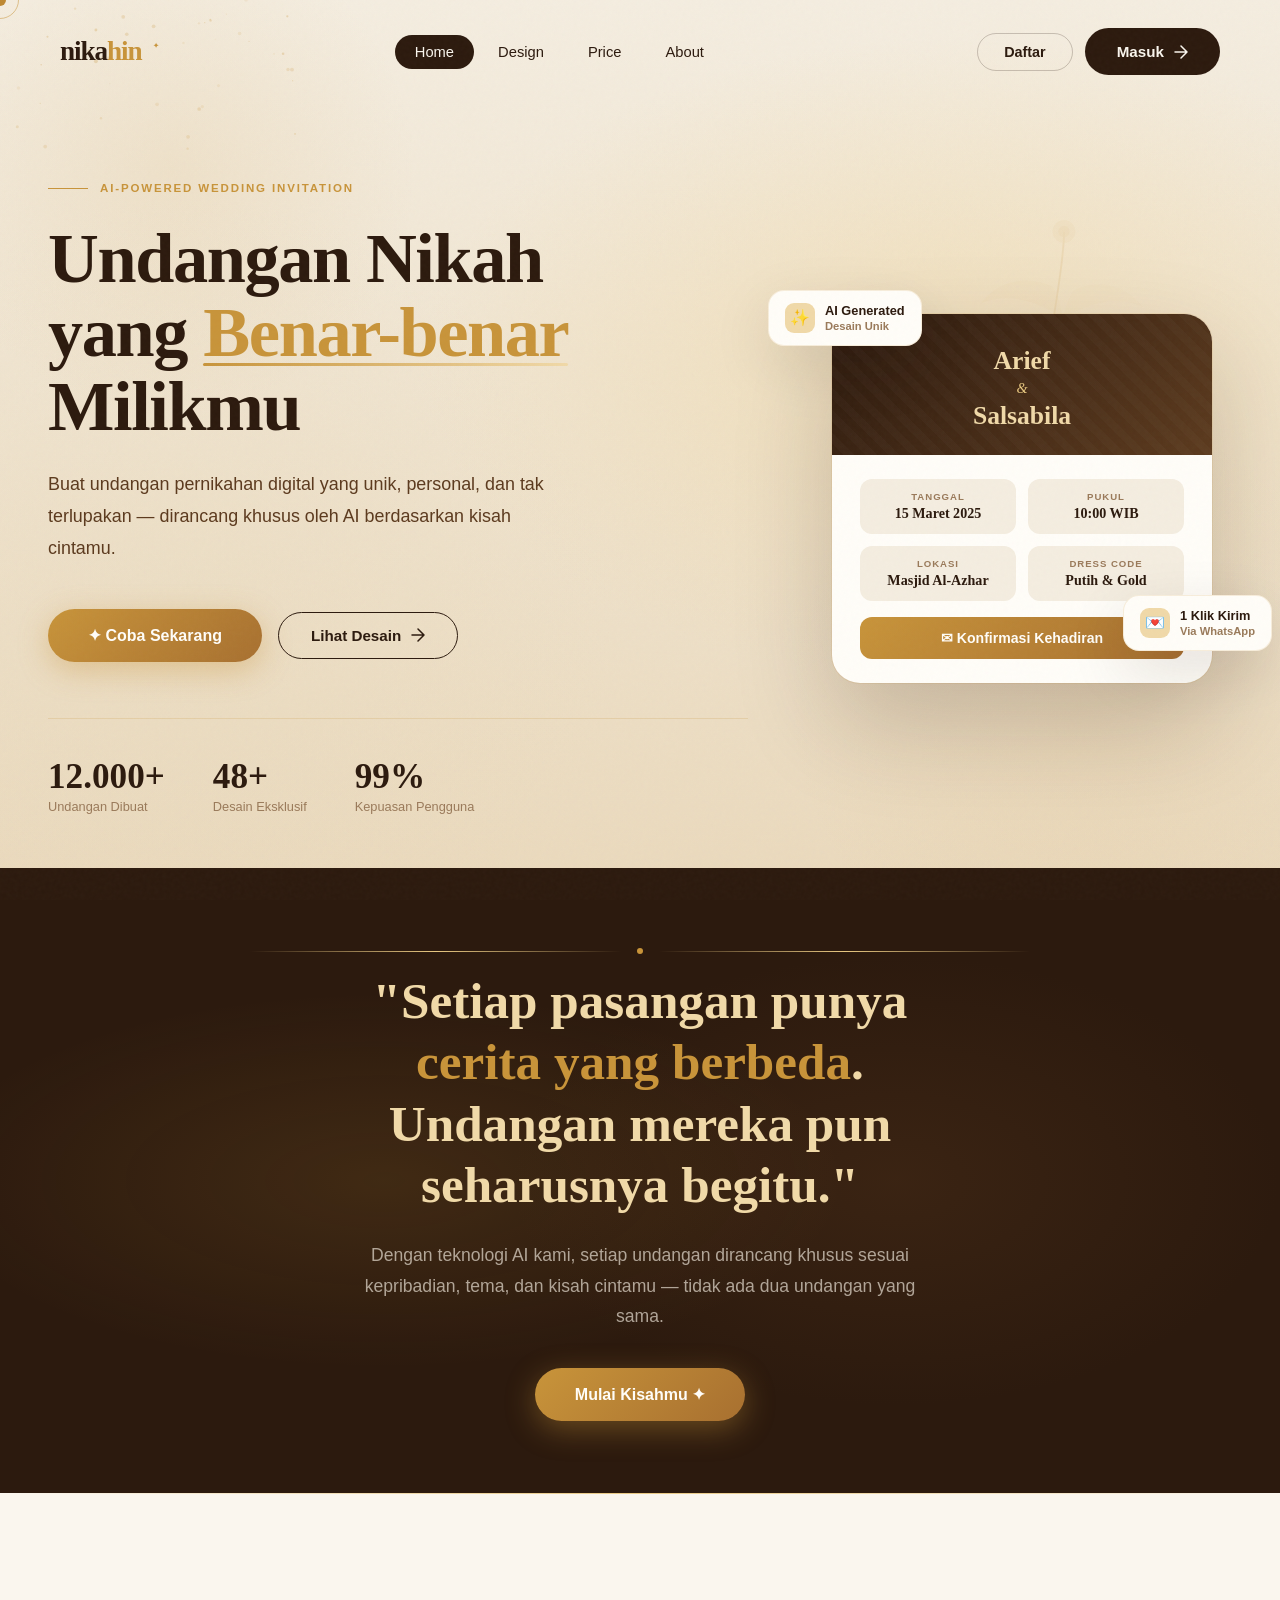
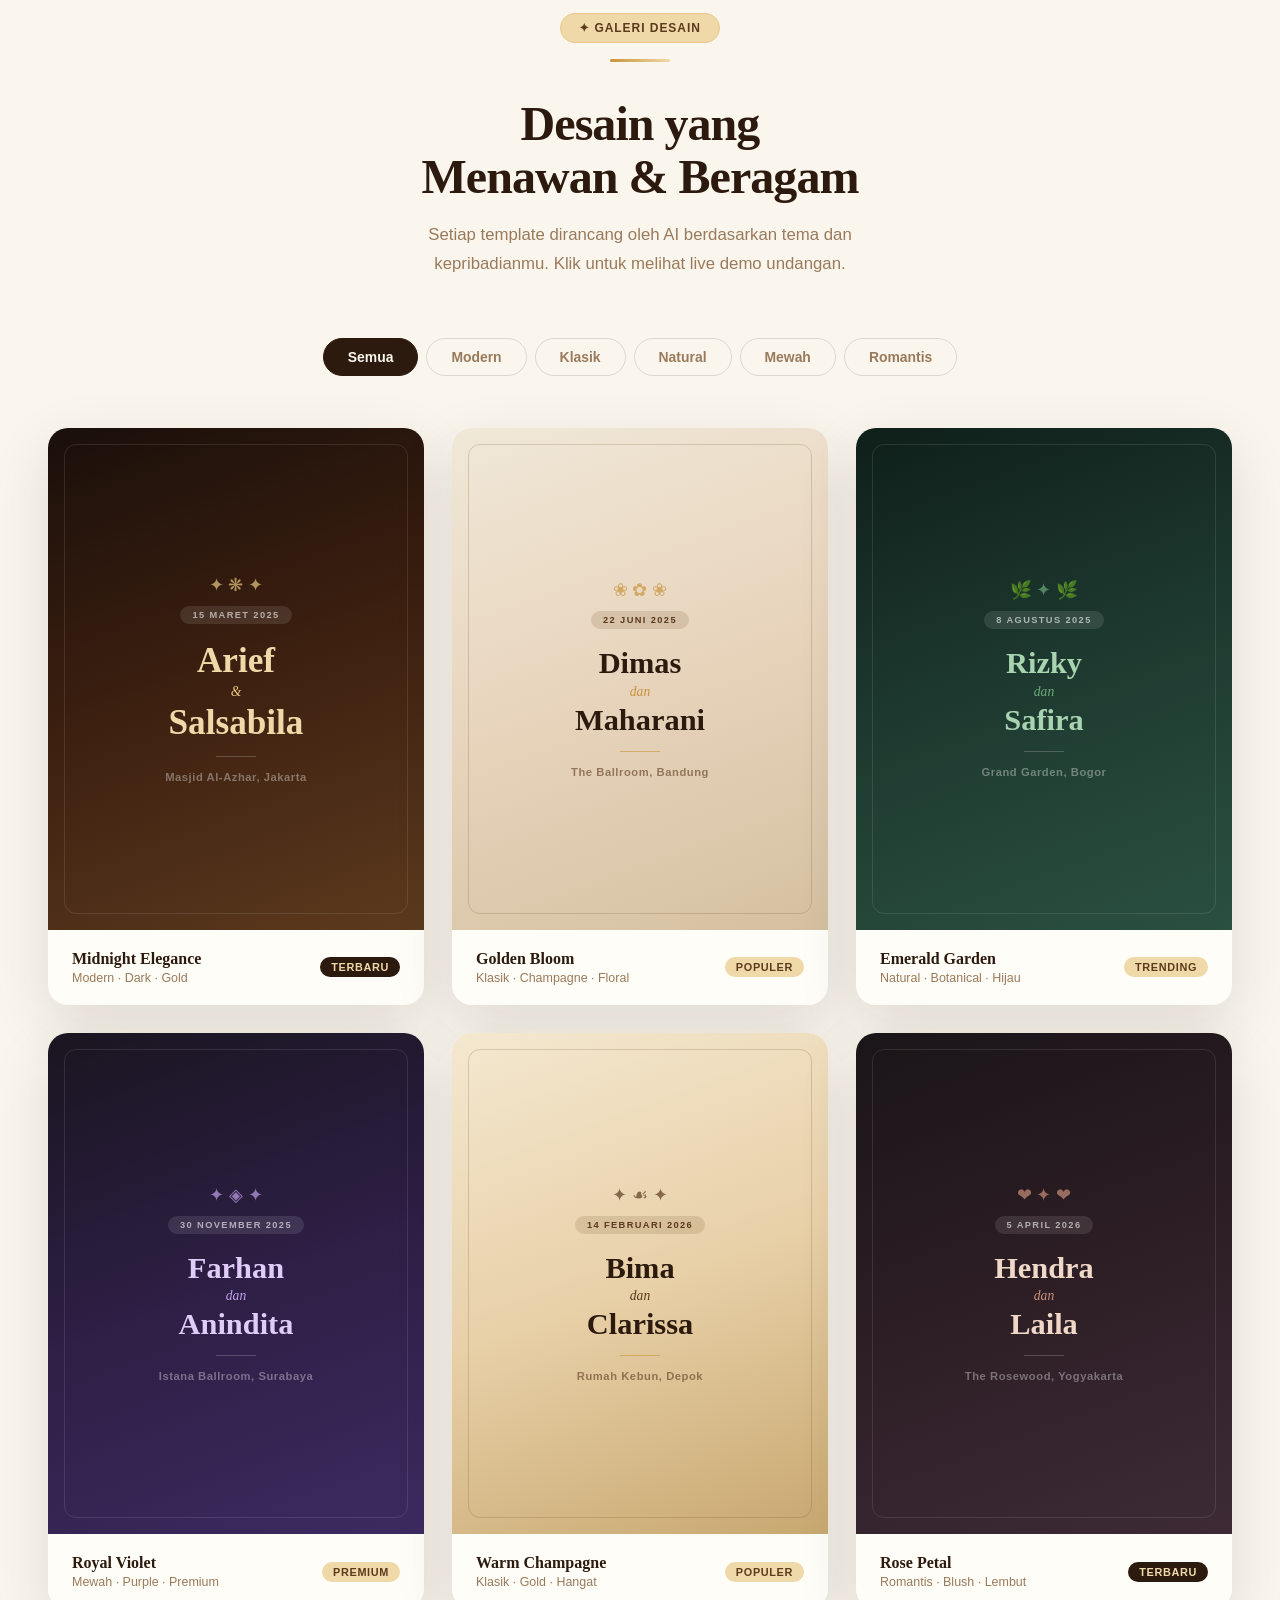
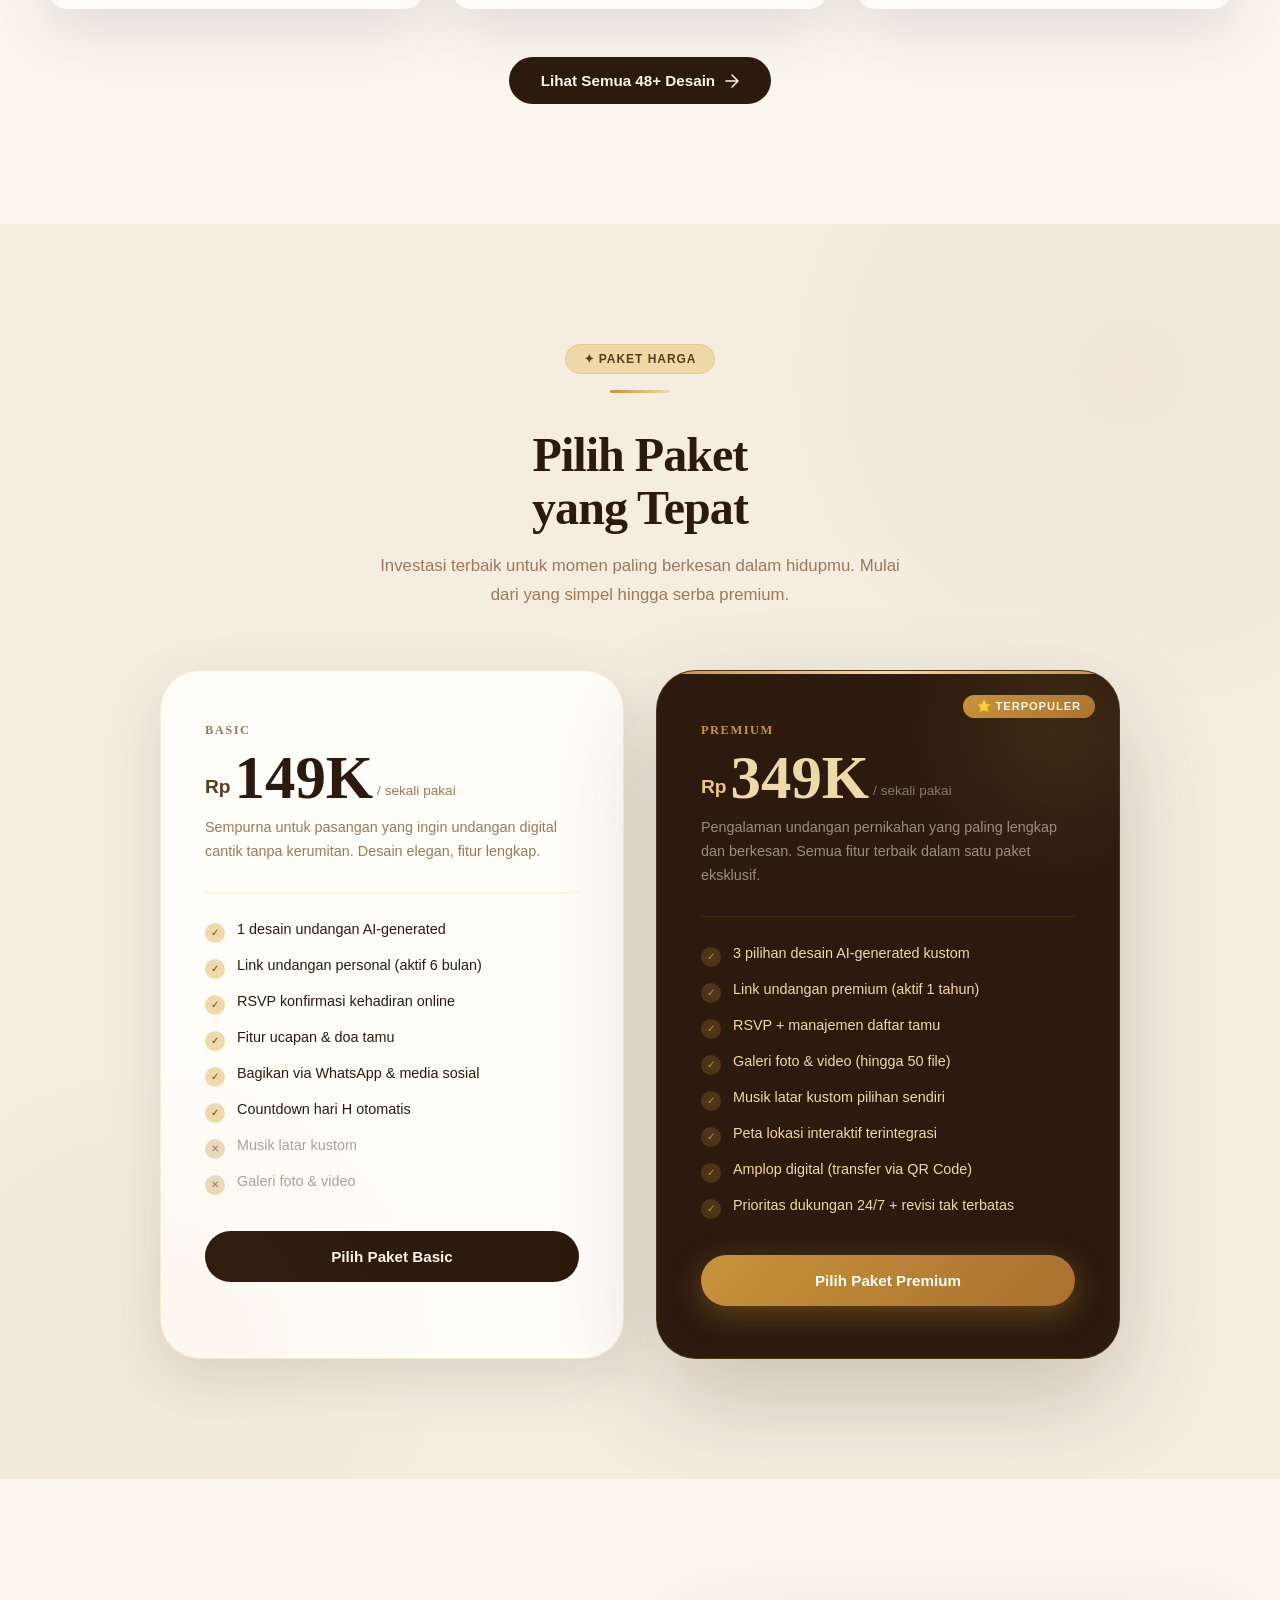
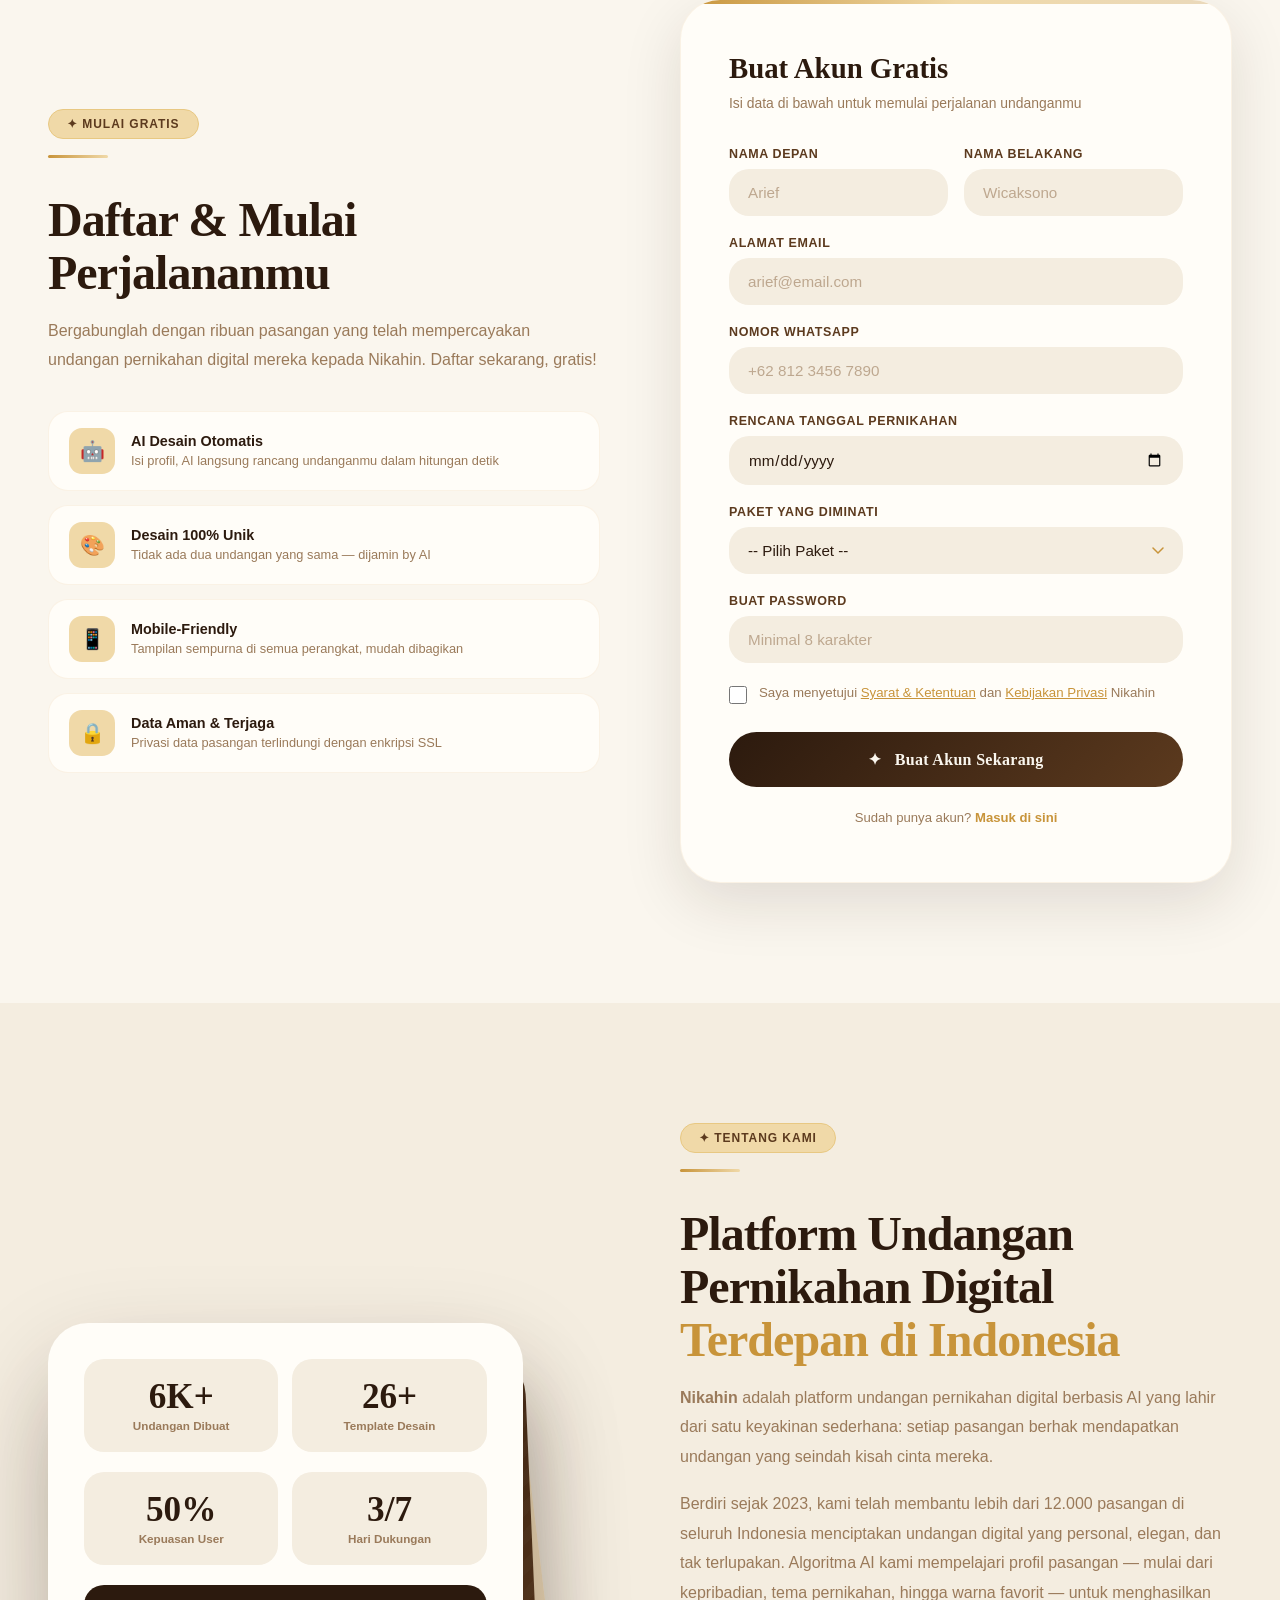
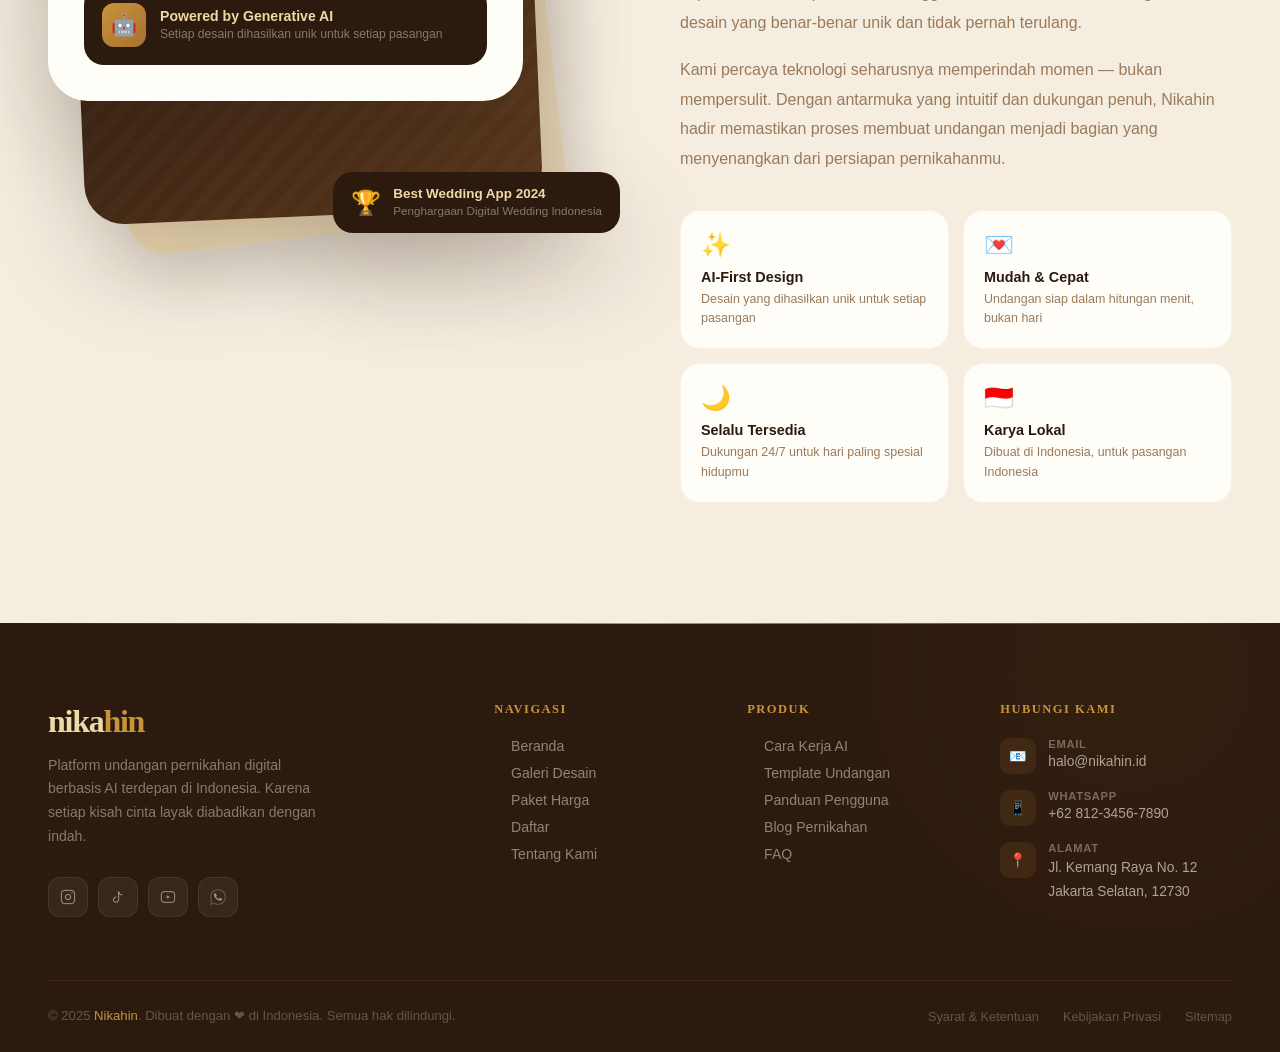
<file: index.html>
<!DOCTYPE html>
<html lang="id">
<head>
  <meta charset="UTF-8" />
  <meta name="viewport" content="width=device-width, initial-scale=1.0" />
  <meta name="description" content="Nikahin — Buat undangan pernikahan digital yang unik dan personal dengan kecerdasan buatan. Desain eksklusif, tampilan elegan." />
  <title>Nikahin — AI-Powered E-Wedding Invitation</title>

  <!-- Fonts: Satoshi + General Sans via Fontshare -->
  <link rel="preconnect" href="https://api.fontshare.com" />
  <link href="https://api.fontshare.com/v2/css?f[]=satoshi@900,800,700,500,400&f[]=general-sans@600,500,400&display=swap" rel="stylesheet" />

  <!-- jQuery -->
  <script src="https://code.jquery.com/jquery-3.7.1.min.js"
          integrity="sha256-/JqT3SQfawRcv/BIHPThkBvs0OEvtFFmqPF/lYI/Cxo="
          crossorigin="anonymous"></script>

  <!-- Stylesheet -->
  <link rel="stylesheet" href="css/style.css" />
</head>
<body>

<!-- ============================================
     NAVBAR
============================================ -->
<header class="navbar" id="navbar">
  <div class="navbar-inner">
    <!-- Logo -->
    <a href="#home" class="navbar-logo">nika<span>hin</span></a>

    <!-- Desktop Menu -->
    <ul class="navbar-menu">
      <li><a href="#home" class="active">Home</a></li>
      <li><a href="#designs">Design</a></li>
      <li><a href="#pricing">Price</a></li>
      <li><a href="#about">About</a></li>
    </ul>

    <!-- CTA -->
    <div class="navbar-cta">
      <a href="#register" class="navbar-login">Daftar</a>
      <a href="#register" class="btn-primary">
        <span>Masuk</span>
        <svg width="14" height="14" viewBox="0 0 14 14" fill="none"><path d="M1 7h12M7 1l6 6-6 6" stroke="currentColor" stroke-width="1.5" stroke-linecap="round" stroke-linejoin="round"/></svg>
      </a>
    </div>

    <!-- Hamburger -->
    <button class="hamburger" aria-label="Menu">
      <span></span><span></span><span></span>
    </button>
  </div>
</header>

<!-- Mobile Menu -->
<div class="mobile-menu">
  <nav>
    <a href="#home">Home</a>
    <a href="#designs">Design</a>
    <a href="#pricing">Price</a>
    <a href="#about">About</a>
    <a href="#register">Daftar</a>
  </nav>
  <div>
    <a href="#register" class="btn-primary" style="justify-content:center;">Mulai Sekarang</a>
  </div>
</div>


<!-- ============================================
     HERO SECTION
============================================ -->
<section class="hero" id="home">
  <!-- Background layer -->
  <div class="hero-bg"></div>

  <!-- Botanical SVG decoration -->
  <svg class="hero-botanical-svg" viewBox="0 0 400 500" fill="none" xmlns="http://www.w3.org/2000/svg" aria-hidden="true">
    <!-- Main stem -->
    <path d="M200 480 C200 400 210 320 190 240 C170 160 200 80 200 20" stroke="#C8943A" stroke-width="2" fill="none"/>
    <!-- Branches and leaves -->
    <path d="M200 380 C160 350 120 330 80 340 C100 310 140 300 180 310 C185 320 195 350 200 380Z" fill="#C8943A" opacity="0.3"/>
    <path d="M200 380 C240 355 280 340 310 355 C290 325 250 315 215 320 C208 330 203 355 200 380Z" fill="#C8943A" opacity="0.2"/>
    <path d="M195 300 C150 270 110 260 70 270 C95 240 140 232 175 245 C183 258 192 275 195 300Z" fill="#C8943A" opacity="0.25"/>
    <path d="M200 300 C245 275 285 265 315 278 C290 248 248 240 215 254 C207 267 202 280 200 300Z" fill="#C8943A" opacity="0.18"/>
    <path d="M200 200 C155 175 115 168 78 180 C103 150 148 144 182 158 C190 170 197 184 200 200Z" fill="#C8943A" opacity="0.22"/>
    <path d="M200 200 C245 178 282 172 314 185 C288 155 246 150 214 164 C206 176 201 188 200 200Z" fill="#C8943A" opacity="0.16"/>
    <path d="M198 110 C165 90 138 85 112 96 C132 70 162 66 188 78 C194 88 197 98 198 110Z" fill="#C8943A" opacity="0.2"/>
    <path d="M200 110 C235 92 260 88 284 100 C262 74 234 70 210 82 C204 92 201 100 200 110Z" fill="#C8943A" opacity="0.15"/>
    <!-- Flowers -->
    <circle cx="200" cy="20" r="12" fill="#C8943A" opacity="0.4"/>
    <circle cx="200" cy="20" r="6" fill="#C8943A" opacity="0.6"/>
    <circle cx="80" cy="340" r="8" fill="#C8943A" opacity="0.3"/>
    <circle cx="310" cy="355" r="7" fill="#C8943A" opacity="0.25"/>
    <circle cx="70" cy="270" r="6" fill="#C8943A" opacity="0.28"/>
    <circle cx="315" cy="278" r="5" fill="#C8943A" opacity="0.2"/>
    <!-- Small circles along stem -->
    <circle cx="200" cy="150" r="4" fill="#C8943A" opacity="0.5"/>
    <circle cx="193" cy="250" r="3" fill="#C8943A" opacity="0.4"/>
    <circle cx="202" cy="340" r="3.5" fill="#C8943A" opacity="0.4"/>
  </svg>

  <!-- Decorative blobs -->
  <div class="hero-deco hero-deco-tl"></div>
  <div class="hero-deco hero-deco-br"></div>

  <!-- Hero 2-column Grid -->
  <div class="container">
    <div class="hero-grid">

      <!-- Left: Content -->
      <div class="hero-content">
        <div class="hero-eyebrow">
          <div class="hero-eyebrow-line"></div>
          <span>AI-Powered Wedding Invitation</span>
        </div>

        <h1 class="hero-title">
          Undangan Nikah<br>yang <em>Benar-benar</em><br>Milikmu
        </h1>

        <p class="hero-subtitle">
          Buat undangan pernikahan digital yang unik, personal, dan tak terlupakan
          — dirancang khusus oleh AI berdasarkan kisah cintamu.
        </p>

        <div class="hero-actions">
          <a href="#register" class="btn-gold">
            <span>✦ Coba Sekarang</span>
          </a>
          <a href="#designs" class="btn-outline">
            Lihat Desain
            <svg width="14" height="14" viewBox="0 0 14 14" fill="none"><path d="M1 7h12M7 1l6 6-6 6" stroke="currentColor" stroke-width="1.5" stroke-linecap="round" stroke-linejoin="round"/></svg>
          </a>
        </div>

        <div class="hero-stats">
          <div>
            <div class="hero-stat-num counter" data-count="12000" data-suffix="+">0+</div>
            <div class="hero-stat-label">Undangan Dibuat</div>
          </div>
          <div>
            <div class="hero-stat-num counter" data-count="48" data-suffix="+">0+</div>
            <div class="hero-stat-label">Desain Eksklusif</div>
          </div>
          <div>
            <div class="hero-stat-num counter" data-count="99" data-suffix="%">0%</div>
            <div class="hero-stat-label">Kepuasan Pengguna</div>
          </div>
        </div>
      </div>

      <!-- Right: Invitation Mockup -->
      <div class="hero-right">
        <div class="hero-mockup-wrapper">
          <!-- Badge 1 -->
          <div class="hero-badge hero-badge-1">
            <div class="hero-badge-icon">✨</div>
            <div>
              <strong style="display:block;font-size:0.8rem;color:var(--dark);">AI Generated</strong>
              <span style="font-size:0.7rem;color:var(--muted);">Desain Unik</span>
            </div>
          </div>

          <!-- Mockup Card -->
          <div class="hero-mockup">
            <div class="hero-mockup-header">
              <div class="hero-mockup-names">
                Arief
                <span class="hero-mockup-and">&amp;</span>
                Salsabila
              </div>
            </div>
            <div class="hero-mockup-body">
              <div class="hero-mockup-info">
                <div class="hero-mockup-info-item">
                  <div class="label">Tanggal</div>
                  <div class="value">15 Maret 2025</div>
                </div>
                <div class="hero-mockup-info-item">
                  <div class="label">Pukul</div>
                  <div class="value">10:00 WIB</div>
                </div>
                <div class="hero-mockup-info-item">
                  <div class="label">Lokasi</div>
                  <div class="value">Masjid Al-Azhar</div>
                </div>
                <div class="hero-mockup-info-item">
                  <div class="label">Dress Code</div>
                  <div class="value">Putih &amp; Gold</div>
                </div>
              </div>
              <div class="hero-mockup-btn">✉ Konfirmasi Kehadiran</div>
            </div>
          </div>

          <!-- Badge 2 -->
          <div class="hero-badge hero-badge-2">
            <div class="hero-badge-icon">💌</div>
            <div>
              <strong style="display:block;font-size:0.8rem;color:var(--dark);">1 Klik Kirim</strong>
              <span style="font-size:0.7rem;color:var(--muted);">Via WhatsApp</span>
            </div>
          </div>
        </div>
      </div>

    </div><!-- /hero-grid -->
  </div>
</section>


<!-- ============================================
     LIQUID TRANSITION
============================================ -->
<div class="liquid-section">
  <!-- Top wave -->
 

  <div class="liquid-container">
    <div class="liquid-content">
      <div class="ornament-line">
        <div class="ornament-dot"></div>
      </div>
      <p class="big-quote">
        "Setiap pasangan punya <em>cerita yang berbeda</em>.<br>
        Undangan mereka pun seharusnya begitu."
      </p>
      <p>
        Dengan teknologi AI kami, setiap undangan dirancang khusus sesuai
        kepribadian, tema, dan kisah cintamu — tidak ada dua undangan yang sama.
      </p>
      <a href="#register" class="btn-gold">Mulai Kisahmu ✦</a>
    </div>
  </div>

  <!-- Bottom wave -->
  
</div>


<!-- ============================================
     DESIGNS SECTION
============================================ -->
<section class="designs-section" id="designs">
  <div class="container">
    <div class="section-header centered reveal">
      <span class="tag-pill">✦ Galeri Desain</span>
      <div class="section-sep centered"></div>
      <h2 class="section-title">Desain yang<br>Menawan &amp; Beragam</h2>
      <p class="section-subtitle">
        Setiap template dirancang oleh AI berdasarkan tema dan kepribadianmu.
        Klik untuk melihat live demo undangan.
      </p>
    </div>

    <!-- Filter -->
    <div class="design-filters reveal reveal-delay-1">
      <button class="filter-btn active" data-filter="all">Semua</button>
      <button class="filter-btn" data-filter="modern">Modern</button>
      <button class="filter-btn" data-filter="klasik">Klasik</button>
      <button class="filter-btn" data-filter="natural">Natural</button>
      <button class="filter-btn" data-filter="mewah">Mewah</button>
      <button class="filter-btn" data-filter="romantis">Romantis</button>
    </div>

    <!-- Grid -->
    <div class="designs-grid">

      <!-- Card 1 -->
      <div class="design-card reveal" data-id="1" data-style="modern">
        <div class="design-card-thumb">
          <div class="inv-preview inv-1">
            <div class="inv-deco-border"></div>
            <div class="inv-top-ornament" style="color:var(--gold-light)">✦ ❋ ✦</div>
            <div class="inv-date-pill">15 Maret 2025</div>
            <div class="inv-couple">
              <span class="name1" style="font-size:2.2rem;">Arief</span>
              <span class="and-sep">& </span>
              <span class="name2" style="font-size:2.2rem;">Salsabila</span>
            </div>
            <div class="inv-divider"></div>
            <div class="inv-location">Masjid Al-Azhar, Jakarta</div>
          </div>
          <div class="design-card-overlay">
            <a class="design-card-overlay-btn">
              <svg width="16" height="16" viewBox="0 0 16 16" fill="none"><path d="M8 1C4.13 1 1 4.13 1 8s3.13 7 7 7 7-3.13 7-7-3.13-7-7-7zm0 12.5c-3.03 0-5.5-2.47-5.5-5.5S4.97 2.5 8 2.5 13.5 4.97 13.5 8 11.03 13.5 8 13.5zM8 5v3l2 2" stroke="currentColor" stroke-width="1.5" stroke-linecap="round"/></svg>
              Live Demo
            </a>
          </div>
        </div>
        <div class="design-card-info">
          <div>
            <div class="design-card-name">Midnight Elegance</div>
            <div class="design-card-style">Modern · Dark · Gold</div>
          </div>
          <span class="design-card-badge new">Terbaru</span>
        </div>
      </div>

      <!-- Card 2 -->
      <div class="design-card reveal reveal-delay-1" data-id="2" data-style="klasik">
        <div class="design-card-thumb">
          <div class="inv-preview inv-2">
            <div class="inv-deco-border"></div>
            <div class="inv-top-ornament" style="color:var(--gold)">❀ ✿ ❀</div>
            <div class="inv-date-pill">22 Juni 2025</div>
            <div class="inv-couple">
              <span class="name1">Dimas</span>
              <span class="and-sep">dan</span>
              <span class="name2">Maharani</span>
            </div>
            <div class="inv-divider"></div>
            <div class="inv-location">The Ballroom, Bandung</div>
          </div>
          <div class="design-card-overlay">
            <a class="design-card-overlay-btn">
              <svg width="16" height="16" viewBox="0 0 16 16" fill="none"><path d="M8 1C4.13 1 1 4.13 1 8s3.13 7 7 7 7-3.13 7-7-3.13-7-7-7zm0 12.5c-3.03 0-5.5-2.47-5.5-5.5S4.97 2.5 8 2.5 13.5 4.97 13.5 8 11.03 13.5 8 13.5zM8 5v3l2 2" stroke="currentColor" stroke-width="1.5" stroke-linecap="round"/></svg>
              Live Demo
            </a>
          </div>
        </div>
        <div class="design-card-info">
          <div>
            <div class="design-card-name">Golden Bloom</div>
            <div class="design-card-style">Klasik · Champagne · Floral</div>
          </div>
          <span class="design-card-badge">Populer</span>
        </div>
      </div>

      <!-- Card 3 -->
      <div class="design-card reveal reveal-delay-2" data-id="3" data-style="natural">
        <div class="design-card-thumb">
          <div class="inv-preview inv-3">
            <div class="inv-deco-border"></div>
            <div class="inv-top-ornament" style="color:#6AAA78">🌿 ✦ 🌿</div>
            <div class="inv-date-pill">8 Agustus 2025</div>
            <div class="inv-couple">
              <span class="name1">Rizky</span>
              <span class="and-sep">dan</span>
              <span class="name2">Safira</span>
            </div>
            <div class="inv-divider"></div>
            <div class="inv-location">Grand Garden, Bogor</div>
          </div>
          <div class="design-card-overlay">
            <a class="design-card-overlay-btn">
              <svg width="16" height="16" viewBox="0 0 16 16" fill="none"><path d="M8 1C4.13 1 1 4.13 1 8s3.13 7 7 7 7-3.13 7-7-3.13-7-7-7zm0 12.5c-3.03 0-5.5-2.47-5.5-5.5S4.97 2.5 8 2.5 13.5 4.97 13.5 8 11.03 13.5 8 13.5zM8 5v3l2 2" stroke="currentColor" stroke-width="1.5" stroke-linecap="round"/></svg>
              Live Demo
            </a>
          </div>
        </div>
        <div class="design-card-info">
          <div>
            <div class="design-card-name">Emerald Garden</div>
            <div class="design-card-style">Natural · Botanical · Hijau</div>
          </div>
          <span class="design-card-badge">Trending</span>
        </div>
      </div>

      <!-- Card 4 -->
      <div class="design-card reveal reveal-delay-1" data-id="4" data-style="mewah">
        <div class="design-card-thumb">
          <div class="inv-preview inv-4">
            <div class="inv-deco-border"></div>
            <div class="inv-top-ornament" style="color:#C0A0E8">✦ ◈ ✦</div>
            <div class="inv-date-pill">30 November 2025</div>
            <div class="inv-couple">
              <span class="name1">Farhan</span>
              <span class="and-sep">dan</span>
              <span class="name2">Anindita</span>
            </div>
            <div class="inv-divider"></div>
            <div class="inv-location">Istana Ballroom, Surabaya</div>
          </div>
          <div class="design-card-overlay">
            <a class="design-card-overlay-btn">
              <svg width="16" height="16" viewBox="0 0 16 16" fill="none"><path d="M8 1C4.13 1 1 4.13 1 8s3.13 7 7 7 7-3.13 7-7-3.13-7-7-7zm0 12.5c-3.03 0-5.5-2.47-5.5-5.5S4.97 2.5 8 2.5 13.5 4.97 13.5 8 11.03 13.5 8 13.5zM8 5v3l2 2" stroke="currentColor" stroke-width="1.5" stroke-linecap="round"/></svg>
              Live Demo
            </a>
          </div>
        </div>
        <div class="design-card-info">
          <div>
            <div class="design-card-name">Royal Violet</div>
            <div class="design-card-style">Mewah · Purple · Premium</div>
          </div>
          <span class="design-card-badge">Premium</span>
        </div>
      </div>

      <!-- Card 5 -->
      <div class="design-card reveal reveal-delay-2" data-id="5" data-style="klasik">
        <div class="design-card-thumb">
          <div class="inv-preview inv-5">
            <div class="inv-deco-border"></div>
            <div class="inv-top-ornament" style="color:var(--brown)">✦ ☙ ✦</div>
            <div class="inv-date-pill">14 Februari 2026</div>
            <div class="inv-couple">
              <span class="name1">Bima</span>
              <span class="and-sep">dan</span>
              <span class="name2">Clarissa</span>
            </div>
            <div class="inv-divider"></div>
            <div class="inv-location">Rumah Kebun, Depok</div>
          </div>
          <div class="design-card-overlay">
            <a class="design-card-overlay-btn">
              <svg width="16" height="16" viewBox="0 0 16 16" fill="none"><path d="M8 1C4.13 1 1 4.13 1 8s3.13 7 7 7 7-3.13 7-7-3.13-7-7-7zm0 12.5c-3.03 0-5.5-2.47-5.5-5.5S4.97 2.5 8 2.5 13.5 4.97 13.5 8 11.03 13.5 8 13.5zM8 5v3l2 2" stroke="currentColor" stroke-width="1.5" stroke-linecap="round"/></svg>
              Live Demo
            </a>
          </div>
        </div>
        <div class="design-card-info">
          <div>
            <div class="design-card-name">Warm Champagne</div>
            <div class="design-card-style">Klasik · Gold · Hangat</div>
          </div>
          <span class="design-card-badge">Populer</span>
        </div>
      </div>

      <!-- Card 6 -->
      <div class="design-card reveal reveal-delay-3" data-id="6" data-style="romantis">
        <div class="design-card-thumb">
          <div class="inv-preview inv-6">
            <div class="inv-deco-border"></div>
            <div class="inv-top-ornament" style="color:#C8907A">❤ ✦ ❤</div>
            <div class="inv-date-pill">5 April 2026</div>
            <div class="inv-couple">
              <span class="name1">Hendra</span>
              <span class="and-sep">dan</span>
              <span class="name2">Laila</span>
            </div>
            <div class="inv-divider"></div>
            <div class="inv-location">The Rosewood, Yogyakarta</div>
          </div>
          <div class="design-card-overlay">
            <a class="design-card-overlay-btn">
              <svg width="16" height="16" viewBox="0 0 16 16" fill="none"><path d="M8 1C4.13 1 1 4.13 1 8s3.13 7 7 7 7-3.13 7-7-3.13-7-7-7zm0 12.5c-3.03 0-5.5-2.47-5.5-5.5S4.97 2.5 8 2.5 13.5 4.97 13.5 8 11.03 13.5 8 13.5zM8 5v3l2 2" stroke="currentColor" stroke-width="1.5" stroke-linecap="round"/></svg>
              Live Demo
            </a>
          </div>
        </div>
        <div class="design-card-info">
          <div>
            <div class="design-card-name">Rose Petal</div>
            <div class="design-card-style">Romantis · Blush · Lembut</div>
          </div>
          <span class="design-card-badge new">Terbaru</span>
        </div>
      </div>

    </div><!-- /designs-grid -->

    <div style="text-align:center;margin-top:48px;" class="reveal">
      <a href="#register" class="btn-primary">
        <span>Lihat Semua 48+ Desain</span>
        <svg width="14" height="14" viewBox="0 0 14 14" fill="none"><path d="M1 7h12M7 1l6 6-6 6" stroke="currentColor" stroke-width="1.5" stroke-linecap="round" stroke-linejoin="round"/></svg>
      </a>
    </div>

  </div>
</section>


<!-- ============================================
     PRICING SECTION
============================================ -->
<section class="pricing-section" id="pricing">
  <div class="container">
    <div class="section-header centered reveal">
      <span class="tag-pill">✦ Paket Harga</span>
      <div class="section-sep centered"></div>
      <h2 class="section-title">Pilih Paket<br>yang Tepat</h2>
      <p class="section-subtitle">
        Investasi terbaik untuk momen paling berkesan dalam hidupmu.
        Mulai dari yang simpel hingga serba premium.
      </p>
    </div>

    <div class="pricing-grid">

      <!-- Basic -->
      <div class="pricing-card basic reveal">
        <div class="pricing-plan-name">Basic</div>
        <div class="pricing-price">
          <span class="pricing-price-curr">Rp</span>
          <span class="pricing-price-amount">149K</span>
          <span class="pricing-price-period">/ sekali pakai</span>
        </div>
        <p class="pricing-desc">
          Sempurna untuk pasangan yang ingin undangan digital cantik
          tanpa kerumitan. Desain elegan, fitur lengkap.
        </p>
        <ul class="pricing-features">
          <li class="pricing-feature">
            <div class="pricing-feature-icon">✓</div>
            <span>1 desain undangan AI-generated</span>
          </li>
          <li class="pricing-feature">
            <div class="pricing-feature-icon">✓</div>
            <span>Link undangan personal (aktif 6 bulan)</span>
          </li>
          <li class="pricing-feature">
            <div class="pricing-feature-icon">✓</div>
            <span>RSVP konfirmasi kehadiran online</span>
          </li>
          <li class="pricing-feature">
            <div class="pricing-feature-icon">✓</div>
            <span>Fitur ucapan &amp; doa tamu</span>
          </li>
          <li class="pricing-feature">
            <div class="pricing-feature-icon">✓</div>
            <span>Bagikan via WhatsApp &amp; media sosial</span>
          </li>
          <li class="pricing-feature">
            <div class="pricing-feature-icon">✓</div>
            <span>Countdown hari H otomatis</span>
          </li>
          <li class="pricing-feature">
            <div class="pricing-feature-icon" style="background:var(--ecru);color:var(--muted);">✕</div>
            <span style="opacity:0.4">Musik latar kustom</span>
          </li>
          <li class="pricing-feature">
            <div class="pricing-feature-icon" style="background:var(--ecru);color:var(--muted);">✕</div>
            <span style="opacity:0.4">Galeri foto &amp; video</span>
          </li>
        </ul>
        <a href="#register" class="pricing-cta">Pilih Paket Basic</a>
      </div>

      <!-- Premium -->
      <div class="pricing-card premium reveal reveal-delay-1">
        <div class="pricing-popular-badge">⭐ Terpopuler</div>
        <div class="pricing-plan-name">Premium</div>
        <div class="pricing-price">
          <span class="pricing-price-curr">Rp</span>
          <span class="pricing-price-amount">349K</span>
          <span class="pricing-price-period">/ sekali pakai</span>
        </div>
        <p class="pricing-desc">
          Pengalaman undangan pernikahan yang paling lengkap dan berkesan.
          Semua fitur terbaik dalam satu paket eksklusif.
        </p>
        <ul class="pricing-features">
          <li class="pricing-feature">
            <div class="pricing-feature-icon">✓</div>
            <span>3 pilihan desain AI-generated kustom</span>
          </li>
          <li class="pricing-feature">
            <div class="pricing-feature-icon">✓</div>
            <span>Link undangan premium (aktif 1 tahun)</span>
          </li>
          <li class="pricing-feature">
            <div class="pricing-feature-icon">✓</div>
            <span>RSVP + manajemen daftar tamu</span>
          </li>
          <li class="pricing-feature">
            <div class="pricing-feature-icon">✓</div>
            <span>Galeri foto &amp; video (hingga 50 file)</span>
          </li>
          <li class="pricing-feature">
            <div class="pricing-feature-icon">✓</div>
            <span>Musik latar kustom pilihan sendiri</span>
          </li>
          <li class="pricing-feature">
            <div class="pricing-feature-icon">✓</div>
            <span>Peta lokasi interaktif terintegrasi</span>
          </li>
          <li class="pricing-feature">
            <div class="pricing-feature-icon">✓</div>
            <span>Amplop digital (transfer via QR Code)</span>
          </li>
          <li class="pricing-feature">
            <div class="pricing-feature-icon">✓</div>
            <span>Prioritas dukungan 24/7 + revisi tak terbatas</span>
          </li>
        </ul>
        <a href="#register" class="pricing-cta">Pilih Paket Premium</a>
      </div>

    </div>
  </div>
</section>


<!-- ============================================
     REGISTER SECTION
============================================ -->
<section class="register-section" id="register">
  <div class="container">
    <div class="register-inner">

      <!-- Left: Info -->
      <div class="register-left">
        <div class="reveal">
          <span class="tag-pill">✦ Mulai Gratis</span>
          <div class="section-sep"></div>
        </div>
        <h2 class="section-title reveal">
          Daftar &amp; Mulai<br>Perjalananmu
        </h2>
        <p class="reveal reveal-delay-1">
          Bergabunglah dengan ribuan pasangan yang telah mempercayakan
          undangan pernikahan digital mereka kepada Nikahin.
          Daftar sekarang, gratis!
        </p>

        <div class="register-features">
          <div class="register-feat reveal reveal-delay-1">
            <div class="register-feat-icon">🤖</div>
            <div class="register-feat-text">
              <strong>AI Desain Otomatis</strong>
              <span>Isi profil, AI langsung rancang undanganmu dalam hitungan detik</span>
            </div>
          </div>
          <div class="register-feat reveal reveal-delay-2">
            <div class="register-feat-icon">🎨</div>
            <div class="register-feat-text">
              <strong>Desain 100% Unik</strong>
              <span>Tidak ada dua undangan yang sama — dijamin by AI</span>
            </div>
          </div>
          <div class="register-feat reveal reveal-delay-3">
            <div class="register-feat-icon">📱</div>
            <div class="register-feat-text">
              <strong>Mobile-Friendly</strong>
              <span>Tampilan sempurna di semua perangkat, mudah dibagikan</span>
            </div>
          </div>
          <div class="register-feat reveal reveal-delay-4">
            <div class="register-feat-icon">🔒</div>
            <div class="register-feat-text">
              <strong>Data Aman &amp; Terjaga</strong>
              <span>Privasi data pasangan terlindungi dengan enkripsi SSL</span>
            </div>
          </div>
        </div>
      </div>

      <!-- Right: Form -->
      <div class="reveal reveal-delay-2">
        <div class="register-form-card">
          <div class="form-title">Buat Akun Gratis</div>
          <p class="form-subtitle">Isi data di bawah untuk memulai perjalanan undanganmu</p>

          <form id="registerForm" novalidate>
            <div class="form-row">
              <div class="form-group">
                <label class="form-label" for="namaDepan">Nama Depan</label>
                <input type="text" id="namaDepan" class="form-input" placeholder="Arief" required />
              </div>
              <div class="form-group">
                <label class="form-label" for="namaBelakang">Nama Belakang</label>
                <input type="text" id="namaBelakang" class="form-input" placeholder="Wicaksono" required />
              </div>
            </div>

            <div class="form-group">
              <label class="form-label" for="emailInput">Alamat Email</label>
              <input type="email" id="emailInput" class="form-input" placeholder="arief@email.com" required />
            </div>

            <div class="form-group">
              <label class="form-label" for="phoneInput">Nomor WhatsApp</label>
              <input type="tel" id="phoneInput" class="form-input" placeholder="+62 812 3456 7890" required />
            </div>

            <div class="form-group">
              <label class="form-label" for="weddingDate">Rencana Tanggal Pernikahan</label>
              <input type="date" id="weddingDate" class="form-input" required />
            </div>

            <div class="form-group">
              <label class="form-label" for="paketInput">Paket yang Diminati</label>
              <select id="paketInput" class="form-select">
                <option value="">-- Pilih Paket --</option>
                <option value="basic">Basic — Rp 149.000</option>
                <option value="premium">Premium — Rp 349.000</option>
              </select>
            </div>

            <div class="form-group">
              <label class="form-label" for="passwordInput">Buat Password</label>
              <input type="password" id="passwordInput" class="form-input" placeholder="Minimal 8 karakter" required />
            </div>

            <div class="form-checkbox-group">
              <input type="checkbox" id="agreeTerms" class="form-checkbox" />
              <label class="form-checkbox-text" for="agreeTerms">
                Saya menyetujui <a href="#">Syarat &amp; Ketentuan</a> dan
                <a href="#">Kebijakan Privasi</a> Nikahin
              </label>
            </div>

            <button type="submit" class="form-submit">
              ✦ &nbsp; Buat Akun Sekarang
            </button>
          </form>

          <p style="text-align:center;margin-top:20px;font-size:0.82rem;color:var(--muted);">
            Sudah punya akun? <a href="#" style="color:var(--gold);font-weight:600;">Masuk di sini</a>
          </p>
        </div>
      </div>

    </div>
  </div>
</section>


<!-- ============================================
     ABOUT SECTION
============================================ -->
<section class="about-section" id="about">
  <div class="container">
    <div class="about-inner">

      <!-- Visual: Card Stack -->
      <div class="about-visual reveal">
        <div class="about-card-stack">
          <div class="about-card-back"></div>
          <div class="about-card-mid"></div>
          <div class="about-card-main">
            <div class="about-card-content">
              <div class="about-stat-row">
                <div class="about-stat-box">
                  <div class="num counter" data-count="12" data-suffix="K+">0</div>
                  <div class="lbl">Undangan Dibuat</div>
                </div>
                <div class="about-stat-box">
                  <div class="num counter" data-count="48" data-suffix="+">0</div>
                  <div class="lbl">Template Desain</div>
                </div>
              </div>
              <div class="about-stat-row">
                <div class="about-stat-box">
                  <div class="num counter" data-count="99" data-suffix="%">0</div>
                  <div class="lbl">Kepuasan User</div>
                </div>
                <div class="about-stat-box">
                  <div class="num counter" data-count="7" data-suffix="/7">0</div>
                  <div class="lbl">Hari Dukungan</div>
                </div>
              </div>
              <div class="about-ai-badge">
                <div class="about-ai-icon">🤖</div>
                <div class="about-ai-text">
                  <strong>Powered by Generative AI</strong>
                  <span>Setiap desain dihasilkan unik untuk setiap pasangan</span>
                </div>
              </div>
            </div>
          </div>
          <div class="about-float-badge">
            <div class="icon">🏆</div>
            <div>
              <strong>Best Wedding App 2024</strong>
              <span>Penghargaan Digital Wedding Indonesia</span>
            </div>
          </div>
        </div>
      </div>

      <!-- Text -->
      <div class="about-text">
        <div class="reveal">
          <span class="tag-pill">✦ Tentang Kami</span>
          <div class="section-sep"></div>
        </div>
        <h2 class="section-title reveal">
          Platform Undangan<br>Pernikahan Digital<br><em style="font-style:normal;color:var(--gold);">Terdepan di Indonesia</em>
        </h2>
        <p class="reveal reveal-delay-1">
          <strong>Nikahin</strong> adalah platform undangan pernikahan digital berbasis AI
          yang lahir dari satu keyakinan sederhana: setiap pasangan berhak mendapatkan
          undangan yang seindah kisah cinta mereka.
        </p>
        <p class="reveal reveal-delay-2">
          Berdiri sejak 2023, kami telah membantu lebih dari 12.000 pasangan di seluruh
          Indonesia menciptakan undangan digital yang personal, elegan, dan tak terlupakan.
          Algoritma AI kami mempelajari profil pasangan — mulai dari kepribadian,
          tema pernikahan, hingga warna favorit — untuk menghasilkan desain yang
          benar-benar unik dan tidak pernah terulang.
        </p>
        <p class="reveal reveal-delay-3">
          Kami percaya teknologi seharusnya memperindah momen — bukan mempersulit.
          Dengan antarmuka yang intuitif dan dukungan penuh, Nikahin hadir memastikan
          proses membuat undangan menjadi bagian yang menyenangkan dari persiapan pernikahanmu.
        </p>

        <div class="about-pillars">
          <div class="about-pillar reveal reveal-delay-1">
            <div class="about-pillar-icon">✨</div>
            <strong>AI-First Design</strong>
            <span>Desain yang dihasilkan unik untuk setiap pasangan</span>
          </div>
          <div class="about-pillar reveal reveal-delay-2">
            <div class="about-pillar-icon">💌</div>
            <strong>Mudah &amp; Cepat</strong>
            <span>Undangan siap dalam hitungan menit, bukan hari</span>
          </div>
          <div class="about-pillar reveal reveal-delay-3">
            <div class="about-pillar-icon">🌙</div>
            <strong>Selalu Tersedia</strong>
            <span>Dukungan 24/7 untuk hari paling spesial hidupmu</span>
          </div>
          <div class="about-pillar reveal reveal-delay-4">
            <div class="about-pillar-icon">🇮🇩</div>
            <strong>Karya Lokal</strong>
            <span>Dibuat di Indonesia, untuk pasangan Indonesia</span>
          </div>
        </div>
      </div>

    </div>
  </div>
</section>


<!-- ============================================
     FOOTER
============================================ -->
<footer class="footer" id="footer">
  <div class="container">
    <div class="footer-top">

      <!-- Brand -->
      <div>
        <span class="footer-brand-logo">nika<span>hin</span></span>
        <p class="footer-brand-tagline">
          Platform undangan pernikahan digital berbasis AI terdepan di Indonesia.
          Karena setiap kisah cinta layak diabadikan dengan indah.
        </p>
        <div class="footer-social">
          <a href="#" class="footer-social-btn" aria-label="Instagram">
            <svg width="16" height="16" viewBox="0 0 24 24" fill="none"><rect x="2" y="2" width="20" height="20" rx="5" stroke="currentColor" stroke-width="1.5"/><circle cx="12" cy="12" r="4" stroke="currentColor" stroke-width="1.5"/><circle cx="18" cy="6" r="1" fill="currentColor"/></svg>
          </a>
          <a href="#" class="footer-social-btn" aria-label="TikTok">
            <svg width="16" height="16" viewBox="0 0 24 24" fill="none"><path d="M9 12a4 4 0 1 0 4 4V4a5 5 0 0 0 5 5" stroke="currentColor" stroke-width="1.5" stroke-linecap="round" stroke-linejoin="round"/></svg>
          </a>
          <a href="#" class="footer-social-btn" aria-label="YouTube">
            <svg width="16" height="16" viewBox="0 0 24 24" fill="none"><rect x="2" y="4" width="20" height="16" rx="4" stroke="currentColor" stroke-width="1.5"/><path d="M10 9.5l5 2.5-5 2.5V9.5Z" fill="currentColor"/></svg>
          </a>
          <a href="#" class="footer-social-btn" aria-label="WhatsApp">
            <svg width="16" height="16" viewBox="0 0 24 24" fill="none"><path d="M20.52 3.48A11.93 11.93 0 0 0 12 0C5.37 0 0 5.37 0 12c0 2.11.55 4.09 1.52 5.82L0 24l6.35-1.49A11.92 11.92 0 0 0 12 24c6.63 0 12-5.37 12-12 0-3.2-1.25-6.22-3.48-8.52ZM12 22c-1.85 0-3.62-.49-5.15-1.36l-.37-.22-3.77.88.9-3.68-.24-.39A9.95 9.95 0 0 1 2 12C2 6.48 6.48 2 12 2s10 4.48 10 10-4.48 10-10 10Z" fill="currentColor" opacity="0.4"/><path d="M17.47 14.38c-.3-.15-1.77-.87-2.04-.97-.27-.1-.47-.15-.67.15-.2.3-.77.97-.95 1.17-.17.2-.35.22-.65.07-.3-.15-1.26-.46-2.4-1.47-.89-.79-1.49-1.77-1.66-2.07-.17-.3-.02-.46.13-.61.13-.13.3-.35.45-.52.15-.17.2-.3.3-.5.1-.2.05-.37-.02-.52-.07-.15-.67-1.6-.92-2.2-.24-.58-.49-.5-.67-.51h-.57c-.2 0-.52.07-.79.37s-1.04 1.02-1.04 2.47 1.07 2.87 1.22 3.07c.15.2 2.1 3.2 5.09 4.49.71.31 1.27.49 1.7.63.71.23 1.36.2 1.87.12.57-.09 1.77-.72 2.02-1.42.25-.7.25-1.3.17-1.42-.07-.1-.27-.17-.57-.32Z" fill="currentColor"/></svg>
          </a>
        </div>
      </div>

      <!-- Navigation -->
      <div class="footer-col">
        <h4>Navigasi</h4>
        <ul class="footer-links">
          <li><a href="#home">Beranda</a></li>
          <li><a href="#designs">Galeri Desain</a></li>
          <li><a href="#pricing">Paket Harga</a></li>
          <li><a href="#register">Daftar</a></li>
          <li><a href="#about">Tentang Kami</a></li>
        </ul>
      </div>

      <!-- Resources -->
      <div class="footer-col">
        <h4>Produk</h4>
        <ul class="footer-links">
          <li><a href="#">Cara Kerja AI</a></li>
          <li><a href="#">Template Undangan</a></li>
          <li><a href="#">Panduan Pengguna</a></li>
          <li><a href="#">Blog Pernikahan</a></li>
          <li><a href="#">FAQ</a></li>
        </ul>
      </div>

      <!-- Contact -->
      <div class="footer-col">
        <h4>Hubungi Kami</h4>
        <div class="footer-contact-item">
          <div class="footer-contact-icon">📧</div>
          <div class="footer-contact-text">
            <span>Email</span>
            <a href="mailto:halo@nikahin.id">halo@nikahin.id</a>
          </div>
        </div>
        <div class="footer-contact-item">
          <div class="footer-contact-icon">📱</div>
          <div class="footer-contact-text">
            <span>WhatsApp</span>
            <a href="tel:+6281234567890">+62 812-3456-7890</a>
          </div>
        </div>
        <div class="footer-contact-item">
          <div class="footer-contact-icon">📍</div>
          <div class="footer-contact-text">
            <span>Alamat</span>
            <p>Jl. Kemang Raya No. 12<br>Jakarta Selatan, 12730</p>
          </div>
        </div>
      </div>

    </div>

    <!-- Footer Bottom -->
    <div class="footer-bottom">
      <p>© 2025 <span>Nikahin</span>. Dibuat dengan ❤ di Indonesia. Semua hak dilindungi.</p>
      <div class="footer-bottom-links">
        <a href="#">Syarat &amp; Ketentuan</a>
        <a href="#">Kebijakan Privasi</a>
        <a href="#">Sitemap</a>
      </div>
    </div>
  </div>
</footer>


<!-- ============================================
     LIVE DEMO MODAL
============================================ -->
<div class="modal-overlay" id="demoModal" role="dialog" aria-modal="true">
  <div class="modal-box">
    <button class="modal-close" aria-label="Tutup">✕</button>
    <div class="modal-content">
      <!-- Filled dynamically via JS -->
    </div>
  </div>
</div>


<!-- Main JS -->
<script src="js/main.js"></script>
</body>
</html>
</file>
<file: css/style.css>
/* ============================================
   NIKAHIN — E-Wedding Platform
   Style: Tactile Maximalism — DESKTOP FIRST
   Palette: Beige, Ecru, Champagne
   Fonts: Satoshi (headline), General Sans (body)
============================================ */

@import url('https://api.fontshare.com/v2/css?f[]=satoshi@900,800,700,500,400&f[]=general-sans@600,500,400&display=swap');

/* ============================================
   CSS VARIABLES
============================================ */
:root {
  --beige:       #F4EDE0;
  --ecru:        #EAD9BC;
  --champagne:   #F0D9A8;
  --cream:       #FAF6EE;
  --dark:        #2C1A0E;
  --brown:       #5C3A1E;
  --gold:        #C8943A;
  --gold-light:  #E8C882;
  --blush:       #E8C4A0;
  --muted:       #9A7A5A;
  --white:       #FFFDF8;

  --font-head:   'Satoshi', serif;
  --font-body:   'General Sans', sans-serif;

  --radius-sm:   8px;
  --radius-md:   20px;
  --radius-lg:   40px;
  --radius-xl:   80px;

  --shadow-soft: 0 8px 40px rgba(44,26,14,0.08);
  --shadow-card: 0 20px 60px rgba(44,26,14,0.12);
  --shadow-deep: 0 40px 100px rgba(44,26,14,0.20);

  --transition:  all 0.4s cubic-bezier(0.25, 0.46, 0.45, 0.94);

  --container-width: 1320px;
  --container-pad:   64px;
  --section-pad:     120px;
}

/* ============================================
   RESET & BASE
============================================ */
*, *::before, *::after { box-sizing: border-box; margin: 0; padding: 0; }

html { scroll-behavior: smooth; overflow-x: hidden; font-size: 16px; }

body {
  font-family: var(--font-body);
  background-color: var(--cream);
  color: var(--dark);
  overflow-x: hidden;
  cursor: none;
  -webkit-font-smoothing: antialiased;
}

body::before {
  content: '';
  position: fixed; inset: 0;
  background-image: url("data:image/svg+xml,%3Csvg viewBox='0 0 256 256' xmlns='http://www.w3.org/2000/svg'%3E%3Cfilter id='noise'%3E%3CfeTurbulence type='fractalNoise' baseFrequency='0.9' numOctaves='4' stitchTiles='stitch'/%3E%3C/filter%3E%3Crect width='100%25' height='100%25' filter='url(%23noise)' opacity='1'/%3E%3C/svg%3E");
  opacity: 0.025; pointer-events: none; z-index: 9997;
}

::-webkit-scrollbar { width: 6px; }
::-webkit-scrollbar-track { background: var(--beige); }
::-webkit-scrollbar-thumb { background: var(--gold); border-radius: 3px; }

h1, h2, h3, h4, h5 { font-family: var(--font-head); font-weight: 800; line-height: 1.1; letter-spacing: -0.02em; }
p { line-height: 1.75; font-size: 1rem; }
a { text-decoration: none; color: inherit; }

/* ============================================
   CUSTOM CURSOR
============================================ */
.cursor {
  width: 12px; height: 12px; background: var(--gold); border-radius: 50%;
  position: fixed; top: 0; left: 0; pointer-events: none; z-index: 99999;
  transform: translate(-50%, -50%); transition: width 0.25s, height 0.25s, background 0.25s;
  mix-blend-mode: multiply;
}
.cursor-follower {
  width: 38px; height: 38px; border: 1.5px solid var(--gold); border-radius: 50%;
  position: fixed; top: 0; left: 0; pointer-events: none; z-index: 99998;
  transform: translate(-50%, -50%); transition: 0.12s ease; opacity: 0.5;
}

@media (max-width: 1024px) {
  .cursor, .cursor-follower { display: none; }
  body { cursor: auto; }
}

/* ============================================
   UTILITY
============================================ */
.container {
  max-width: var(--container-width);
  margin: 0 auto;
  padding: 0 var(--container-pad);
  width: 100%;
}

.tag-pill {
  display: inline-flex; align-items: center; gap: 6px;
  background: var(--champagne); border: 1px solid var(--gold-light);
  color: var(--brown); font-family: var(--font-body); font-size: 0.75rem;
  font-weight: 600; letter-spacing: 0.08em; text-transform: uppercase;
  padding: 7px 18px; border-radius: 999px; white-space: nowrap;
}

.btn-primary {
  display: inline-flex; align-items: center; gap: 10px;
  background: var(--dark); color: var(--cream); font-family: var(--font-body);
  font-weight: 600; font-size: 0.95rem; padding: 15px 32px; border-radius: 999px;
  border: none; cursor: none; transition: var(--transition); position: relative;
  overflow: hidden; white-space: nowrap;
}
.btn-primary::before {
  content: ''; position: absolute; inset: 0; background: var(--brown);
  transform: scaleX(0); transform-origin: left;
  transition: transform 0.4s cubic-bezier(0.25, 0.46, 0.45, 0.94); z-index: 0;
}
.btn-primary:hover::before { transform: scaleX(1); }
.btn-primary span, .btn-primary svg { position: relative; z-index: 1; }
.btn-primary:hover { transform: translateY(-2px); box-shadow: 0 12px 40px rgba(44,26,14,0.25); }

.btn-outline {
  display: inline-flex; align-items: center; gap: 10px;
  background: transparent; color: var(--dark); font-family: var(--font-body);
  font-weight: 600; font-size: 0.95rem; padding: 14px 32px; border-radius: 999px;
  border: 1.5px solid var(--dark); cursor: none; transition: var(--transition); white-space: nowrap;
}
.btn-outline:hover { background: var(--dark); color: var(--cream); transform: translateY(-2px); }

.btn-gold {
  display: inline-flex; align-items: center; gap: 10px;
  background: linear-gradient(135deg, var(--gold), #A87030); color: var(--white);
  font-family: var(--font-body); font-weight: 700; font-size: 1rem;
  padding: 17px 40px; border-radius: 999px; border: none; cursor: none;
  transition: var(--transition); box-shadow: 0 8px 30px rgba(200,148,58,0.4); white-space: nowrap;
}
.btn-gold:hover { transform: translateY(-3px); box-shadow: 0 16px 50px rgba(200,148,58,0.5); }

.ornament-line { display: flex; align-items: center; gap: 16px; margin-bottom: 16px; }
.ornament-line::before, .ornament-line::after {
  content: ''; flex: 1; height: 1px;
  background: linear-gradient(90deg, transparent, var(--gold-light), transparent);
}
.ornament-dot { width: 6px; height: 6px; background: var(--gold); border-radius: 50%; }

.section-sep {
  width: 60px; height: 3px;
  background: linear-gradient(90deg, var(--gold), var(--champagne));
  border-radius: 2px; margin: 16px 0 36px;
}
.section-sep.centered { margin: 16px auto 36px; }

.section-header { margin-bottom: 60px; }
.section-header.centered { text-align: center; }
.section-title { font-size: 3.4rem; font-weight: 900; color: var(--dark); margin-bottom: 16px; line-height: 1.1; }
.section-subtitle { font-size: 1.05rem; color: var(--muted); max-width: 540px; margin: 0 auto; line-height: 1.75; }

.reveal { opacity: 0; transform: translateY(36px); transition: opacity 0.75s ease, transform 0.75s ease; }
.reveal.visible { opacity: 1; transform: translateY(0); }
.reveal-delay-1 { transition-delay: 0.1s; }
.reveal-delay-2 { transition-delay: 0.2s; }
.reveal-delay-3 { transition-delay: 0.3s; }
.reveal-delay-4 { transition-delay: 0.4s; }
.reveal-delay-5 { transition-delay: 0.5s; }

/* ============================================
   NAVBAR
============================================ */
.navbar { position: fixed; top: 0; left: 0; right: 0; z-index: 1000; transition: var(--transition); }
.navbar.scrolled {
  background: rgba(244, 237, 224, 0.94);
  backdrop-filter: blur(24px); -webkit-backdrop-filter: blur(24px);
  border-bottom: 1px solid rgba(200,148,58,0.15); box-shadow: var(--shadow-soft);
}
.navbar-inner {
  display: flex; align-items: center; justify-content: space-between;
  padding: 28px 60px; max-width: 1440px; margin: 0 auto;
}
.navbar-logo {
  font-family: var(--font-head); font-weight: 900; font-size: 1.7rem; color: var(--dark);
  letter-spacing: -0.04em; position: relative; flex-shrink: 0; cursor: none;
}
.navbar-logo span { color: var(--gold); }
.navbar-logo::after {
  content: '✦'; font-size: 0.45rem; color: var(--gold);
  position: absolute; top: 5px; right: -16px;
}
.navbar-menu { display: flex; align-items: center; list-style: none; gap: 4px; }
.navbar-menu a {
  font-family: var(--font-body); font-weight: 500; font-size: 0.92rem; color: var(--dark);
  padding: 9px 20px; border-radius: 999px; transition: var(--transition); white-space: nowrap; cursor: none;
}
.navbar-menu a:hover { background: var(--ecru); color: var(--brown); }
.navbar-menu a.active { background: var(--dark); color: var(--cream); }

.navbar-cta { display: flex; align-items: center; gap: 12px; flex-shrink: 0; }
.navbar-login {
  font-family: var(--font-body); font-weight: 600; font-size: 0.9rem; color: var(--dark);
  padding: 10px 26px; border-radius: 999px; border: 1.5px solid rgba(44,26,14,0.22);
  transition: var(--transition); cursor: none; white-space: nowrap;
}
.navbar-login:hover { background: var(--dark); color: var(--cream); border-color: var(--dark); }

.hamburger {
  display: none; flex-direction: column; gap: 5px; cursor: pointer; padding: 10px;
  border-radius: 8px; border: none; background: transparent; transition: var(--transition);
}
.hamburger span { display: block; width: 24px; height: 2px; background: var(--dark); border-radius: 2px; transition: var(--transition); }
.hamburger.active span:nth-child(1) { transform: translateY(7px) rotate(45deg); }
.hamburger.active span:nth-child(2) { opacity: 0; }
.hamburger.active span:nth-child(3) { transform: translateY(-7px) rotate(-45deg); }

.mobile-menu {
  position: fixed; top: 0; right: -100%; width: 320px; height: 100vh;
  background: var(--cream); z-index: 999; padding: 100px 40px 40px;
  transition: right 0.5s cubic-bezier(0.25, 0.46, 0.45, 0.94);
  border-left: 1px solid var(--ecru); display: flex; flex-direction: column; gap: 40px;
  box-shadow: -20px 0 80px rgba(44,26,14,0.12);
}
.mobile-menu.open { right: 0; }
.mobile-menu nav { display: flex; flex-direction: column; gap: 6px; }
.mobile-menu nav a {
  font-family: var(--font-head); font-weight: 700; font-size: 1.8rem; color: var(--dark);
  padding: 12px 0; border-bottom: 1px solid var(--ecru); transition: var(--transition); display: block;
}
.mobile-menu nav a:hover { color: var(--gold); padding-left: 12px; }

@media (max-width: 1024px) {
  .navbar-inner { padding: 22px 40px; }
  .navbar-menu { gap: 2px; }
  .navbar-menu a { padding: 8px 14px; font-size: 0.88rem; }
}
@media (max-width: 860px) {
  .navbar-menu, .navbar-cta { display: none; }
  .hamburger { display: flex; }
  .navbar-inner { padding: 18px 24px; }
}

/* ============================================
   HERO — DESKTOP TWO-COLUMN GRID
============================================ */
.hero {
  min-height: 100vh;
  padding-top: 96px;
  position: relative; background: var(--beige); overflow: hidden; display: flex; align-items: center;
}
.hero-bg {
  position: absolute; inset: 0; z-index: 0;
  background:
    radial-gradient(ellipse 70% 60% at 75% 40%, rgba(240,217,168,0.55) 0%, transparent 60%),
    radial-gradient(ellipse 55% 80% at 15% 70%, rgba(232,217,188,0.35) 0%, transparent 60%),
    linear-gradient(180deg, var(--beige) 0%, var(--ecru) 100%);
}
.hero-deco { position: absolute; pointer-events: none; z-index: 0; }
.hero-deco-tl { top: -80px; left: -80px; width: 500px; height: 500px; background: radial-gradient(circle, rgba(200,148,58,0.10) 0%, transparent 70%); border-radius: 50%; }
.hero-deco-br { bottom: -100px; right: -100px; width: 600px; height: 600px; background: radial-gradient(circle, rgba(200,148,58,0.07) 0%, transparent 70%); border-radius: 50%; }

.hero-botanical-svg {
  position: absolute; top: 50%; right: 2%; transform: translateY(-50%);
  width: 380px; max-width: 30vw; opacity: 0.12; pointer-events: none; z-index: 1;
}

/* THE KEY FIX: 2-column CSS Grid for hero */
.hero-grid {
  display: grid;
  grid-template-columns: 1fr 460px;
  gap: 80px;
  align-items: center;
  position: relative;
  z-index: 2;
  width: 100%;
  padding: 60px 0;
}

/* Left column */
.hero-content { }

.hero-eyebrow {
  display: flex; align-items: center; gap: 12px; margin-bottom: 28px;
  animation: fadeSlideUp 0.8s ease both;
}
.hero-eyebrow-line { width: 40px; height: 1px; background: var(--gold); }
.hero-eyebrow span { font-family: var(--font-body); font-size: 0.72rem; font-weight: 600; letter-spacing: 0.16em; text-transform: uppercase; color: var(--gold); }

.hero-title {
  font-size: 5rem; font-weight: 900; color: var(--dark);
  margin-bottom: 24px; line-height: 1.05;
  animation: fadeSlideUp 0.8s 0.1s ease both;
}
.hero-title em { font-style: normal; color: var(--gold); position: relative; }
.hero-title em::after {
  content: ''; position: absolute; bottom: 5px; left: 0; right: 0;
  height: 3px; background: linear-gradient(90deg, var(--gold), var(--champagne)); border-radius: 2px;
}

.hero-subtitle {
  font-size: 1.12rem; color: var(--brown); max-width: 500px;
  margin-bottom: 44px; font-weight: 400; line-height: 1.8;
  animation: fadeSlideUp 0.8s 0.2s ease both;
}
.hero-actions {
  display: flex; align-items: center; gap: 16px; flex-wrap: wrap;
  animation: fadeSlideUp 0.8s 0.3s ease both;
}
.hero-stats {
  display: flex; gap: 48px; margin-top: 56px; padding-top: 40px;
  border-top: 1px solid rgba(200,148,58,0.2);
  animation: fadeSlideUp 0.8s 0.4s ease both;
}
.hero-stat-num { font-family: var(--font-head); font-weight: 900; font-size: 2.2rem; color: var(--dark); line-height: 1; }
.hero-stat-label { font-size: 0.8rem; color: var(--muted); font-weight: 500; margin-top: 5px; }

/* Right column — mockup */
.hero-right {
  display: flex; justify-content: center; align-items: center;
  position: relative;
  animation: fadeSlideUp 1s 0.5s ease both;
}

.hero-mockup-wrapper {
  position: relative;
  width: 100%;
  max-width: 380px;
  animation: heroFloat 6s ease-in-out infinite;
}

.hero-mockup {
  background: var(--white); border-radius: 28px;
  box-shadow: var(--shadow-deep), 0 0 0 1px rgba(200,148,58,0.12); overflow: hidden;
}
.hero-mockup-header {
  background: linear-gradient(135deg, var(--dark) 0%, var(--brown) 100%);
  padding: 32px 28px 24px; text-align: center; position: relative;
}
.hero-mockup-header::before {
  content: ''; position: absolute; inset: 0;
  background: repeating-linear-gradient(45deg, transparent, transparent 8px, rgba(255,255,255,0.02) 8px, rgba(255,255,255,0.02) 16px);
}
.hero-mockup-names { font-family: var(--font-head); font-weight: 900; font-size: 1.6rem; color: var(--champagne); position: relative; z-index: 1; }
.hero-mockup-and { font-size: 0.9rem; color: var(--gold-light); display: block; margin: 4px 0; font-style: italic; font-family: Georgia, serif; font-weight: 400; position: relative; z-index: 1; }
.hero-mockup-body { padding: 24px 28px; }
.hero-mockup-info { display: grid; grid-template-columns: 1fr 1fr; gap: 12px; margin-bottom: 16px; }
.hero-mockup-info-item { background: var(--beige); border-radius: 12px; padding: 12px; text-align: center; }
.hero-mockup-info-item .label { font-size: 0.6rem; text-transform: uppercase; letter-spacing: 0.1em; color: var(--muted); font-weight: 600; }
.hero-mockup-info-item .value { font-family: var(--font-head); font-size: 0.88rem; font-weight: 700; color: var(--dark); margin-top: 3px; }
.hero-mockup-btn { display: block; width: 100%; background: linear-gradient(135deg, var(--gold), #A87030); color: var(--white); text-align: center; padding: 13px; border-radius: 12px; font-weight: 700; font-size: 0.88rem; font-family: var(--font-body); }

.hero-badge {
  position: absolute; background: var(--white); border-radius: 16px;
  padding: 12px 16px; box-shadow: var(--shadow-card);
  border: 1px solid rgba(200,148,58,0.15); font-size: 0.8rem; font-weight: 600;
  display: flex; align-items: center; gap: 10px; z-index: 3;
}
.hero-badge-1 { top: -24px; left: -64px; animation: badgeFloat 4s ease-in-out infinite; }
.hero-badge-2 { bottom: 32px; right: -60px; animation: badgeFloat 4s 2s ease-in-out infinite; }
.hero-badge-icon { width: 30px; height: 30px; border-radius: 9px; background: var(--champagne); display: flex; align-items: center; justify-content: center; font-size: 1rem; flex-shrink: 0; }

/* Hero breakpoints */
@media (max-width: 1280px) { .hero-grid { grid-template-columns: 1fr 420px; gap: 64px; } .hero-title { font-size: 4.4rem; } }
@media (max-width: 1100px) { .hero-grid { grid-template-columns: 1fr 360px; gap: 48px; } .hero-title { font-size: 3.9rem; } .hero-badge-1 { left: -20px; } .hero-badge-2 { right: -16px; } }
@media (max-width: 860px) {
  .hero-grid { grid-template-columns: 1fr; gap: 48px; padding: 40px 0 60px; }
  .hero-content { text-align: center; }
  .hero-eyebrow { justify-content: center; }
  .hero-actions { justify-content: center; }
  .hero-stats { justify-content: center; }
  .hero-subtitle { margin-left: auto; margin-right: auto; }
  .hero-title { font-size: 3rem; }
  .hero-right { order: -1; }
  .hero-badge-1 { left: 0; } .hero-badge-2 { right: 0; }
  .hero-botanical-svg { display: none; }
}
@media (max-width: 560px) {
  .hero-title { font-size: 2.5rem; }
  .hero-mockup-wrapper { max-width: 300px; }
  .hero-stats { gap: 28px; }
}

/* ============================================
   LIQUID TRANSITION
============================================ */
.liquid-section { position: relative; overflow: hidden; z-index: 1; margin-top: -32px; }
.liquid-section svg { display: block; }
.liquid-container { background: var(--dark); position: relative; padding: 80px 0 72px; overflow: hidden; }
.liquid-container::before {
  content: ''; position: absolute; inset: 0;
  background: radial-gradient(ellipse 60% 50% at 30% 50%, rgba(200,148,58,0.13) 0%, transparent 60%),
    radial-gradient(ellipse 50% 60% at 70% 50%, rgba(92,58,30,0.3) 0%, transparent 60%);
  pointer-events: none;
}
.liquid-content { position: relative; z-index: 2; max-width: 860px; margin: 0 auto; padding: 0 40px; text-align: center; }
.liquid-content .big-quote { font-family: var(--font-head); font-size: 3.2rem; font-weight: 900; color: var(--champagne); line-height: 1.2; margin-bottom: 24px; }
.liquid-content .big-quote em { font-style: normal; color: var(--gold); }
.liquid-content p { font-size: 1.1rem; color: rgba(244,237,224,0.65); max-width: 560px; margin: 0 auto 36px; }

@media (max-width: 768px) { .liquid-content .big-quote { font-size: 2rem; } }
@media (max-width: 480px) { .liquid-content .big-quote { font-size: 1.6rem; } }

/* ============================================
   DESIGNS SECTION
============================================ */
.designs-section { padding: var(--section-pad) 0; background: var(--cream); position: relative; overflow: hidden; }
.designs-section::before { content: ''; position: absolute; top: 0; left: 0; right: 0; height: 1px; background: linear-gradient(90deg, transparent, var(--gold-light), transparent); }

.design-filters { display: flex; gap: 8px; justify-content: center; flex-wrap: wrap; margin-bottom: 52px; }
.filter-btn {
  font-family: var(--font-body); font-size: 0.87rem; font-weight: 600;
  padding: 10px 24px; border-radius: 999px; border: 1.5px solid rgba(44,26,14,0.14);
  background: transparent; color: var(--muted); cursor: none; transition: var(--transition); white-space: nowrap;
}
.filter-btn.active, .filter-btn:hover { background: var(--dark); color: var(--cream); border-color: var(--dark); }

/* 3 columns on desktop */
.designs-grid { display: grid; grid-template-columns: repeat(3, 1fr); gap: 28px; }

.design-card {
  border-radius: var(--radius-md); overflow: hidden; background: var(--white);
  box-shadow: var(--shadow-card); transition: transform 0.4s ease, box-shadow 0.4s ease; cursor: none; position: relative;
}
.design-card:hover { transform: translateY(-10px) scale(1.01); box-shadow: var(--shadow-deep); }

.design-card-thumb { aspect-ratio: 3 / 4; overflow: hidden; position: relative; }
.inv-preview {
  width: 100%; height: 100%; display: flex; flex-direction: column;
  align-items: center; justify-content: center; padding: 36px 28px; text-align: center;
  position: relative; transition: transform 0.6s ease;
}
.design-card:hover .inv-preview { transform: scale(1.04); }

.inv-1 { background: linear-gradient(160deg, #1A0F0A 0%, #3D2010 50%, #5C3A1E 100%); }
.inv-2 { background: linear-gradient(160deg, #F0E8D8 0%, #E8D4BC 50%, #D4C0A0 100%); }
.inv-3 { background: linear-gradient(160deg, #0F1F1A 0%, #1E3A30 50%, #2A5040 100%); }
.inv-4 { background: linear-gradient(160deg, #1A1520 0%, #2D1F45 50%, #3D2A60 100%); }
.inv-5 { background: linear-gradient(160deg, #F4E8D0 0%, #E8D0A8 50%, #C8A870 100%); }
.inv-6 { background: linear-gradient(160deg, #1A1518 0%, #2D1E25 50%, #3D2A35 100%); }

.inv-deco-border { position: absolute; inset: 16px; border-radius: 12px; pointer-events: none; }
.inv-1 .inv-deco-border, .inv-3 .inv-deco-border, .inv-4 .inv-deco-border, .inv-6 .inv-deco-border { border: 1px solid rgba(255,255,255,0.1); }
.inv-2 .inv-deco-border, .inv-5 .inv-deco-border { border: 1px solid rgba(100,70,30,0.2); }

.inv-top-ornament { font-size: 1.1rem; margin-bottom: 10px; opacity: 0.7; }
.inv-date-pill { font-size: 0.58rem; letter-spacing: 0.15em; text-transform: uppercase; padding: 4px 12px; border-radius: 999px; margin-bottom: 18px; font-weight: 600; }
.inv-1 .inv-date-pill, .inv-3 .inv-date-pill, .inv-4 .inv-date-pill, .inv-6 .inv-date-pill { background: rgba(255,255,255,0.1); color: rgba(255,255,255,0.6); }
.inv-2 .inv-date-pill, .inv-5 .inv-date-pill { background: rgba(100,70,30,0.15); color: var(--brown); }

.inv-couple { font-family: var(--font-head); font-weight: 900; line-height: 1.1; position: relative; z-index: 1; }
.inv-couple .name1, .inv-couple .name2 { display: block; font-size: 1.9rem; }
.inv-couple .and-sep { display: block; font-family: Georgia, serif; font-size: 0.85rem; font-weight: 400; font-style: italic; margin: 4px 0; }

.inv-1 .inv-couple { color: var(--champagne); } .inv-1 .inv-couple .and-sep { color: var(--gold-light); }
.inv-2 .inv-couple { color: var(--dark); } .inv-2 .inv-couple .and-sep { color: var(--gold); }
.inv-3 .inv-couple { color: #A8D4B0; } .inv-3 .inv-couple .and-sep { color: #6AAA78; }
.inv-4 .inv-couple { color: #E0CCF8; } .inv-4 .inv-couple .and-sep { color: #C0A0E8; }
.inv-5 .inv-couple { color: var(--dark); } .inv-5 .inv-couple .and-sep { color: var(--brown); }
.inv-6 .inv-couple { color: #F0D8C8; } .inv-6 .inv-couple .and-sep { color: #C8907A; }

.inv-divider { width: 40px; height: 1px; margin: 14px auto; opacity: 0.4; }
.inv-1 .inv-divider, .inv-3 .inv-divider, .inv-4 .inv-divider, .inv-6 .inv-divider { background: rgba(255,255,255,0.5); }
.inv-2 .inv-divider, .inv-5 .inv-divider { background: var(--gold); opacity: 0.6; }

.inv-location { font-size: 0.7rem; font-weight: 600; letter-spacing: 0.05em; opacity: 0.6; }
.inv-1 .inv-location, .inv-3 .inv-location, .inv-4 .inv-location, .inv-6 .inv-location { color: rgba(255,255,255,0.6); }
.inv-2 .inv-location, .inv-5 .inv-location { color: var(--brown); }

.design-card-overlay {
  position: absolute; inset: 0; background: rgba(44,26,14,0.82);
  display: flex; align-items: center; justify-content: center;
  opacity: 0; transition: opacity 0.4s ease; backdrop-filter: blur(4px);
}
.design-card:hover .design-card-overlay { opacity: 1; }
.design-card-overlay-btn {
  display: inline-flex; align-items: center; gap: 8px; background: var(--champagne); color: var(--dark);
  font-family: var(--font-body); font-weight: 700; font-size: 0.88rem;
  padding: 12px 28px; border-radius: 999px; transition: var(--transition); cursor: none;
}
.design-card-overlay-btn:hover { background: var(--gold); color: var(--white); }

.design-card-info { padding: 20px 24px; display: flex; align-items: center; justify-content: space-between; }
.design-card-name { font-family: var(--font-head); font-weight: 700; font-size: 1rem; color: var(--dark); }
.design-card-style { font-size: 0.78rem; color: var(--muted); margin-top: 3px; font-weight: 500; }
.design-card-badge { font-size: 0.68rem; font-weight: 700; letter-spacing: 0.06em; text-transform: uppercase; padding: 4px 11px; border-radius: 999px; background: var(--champagne); color: var(--brown); white-space: nowrap; }
.design-card-badge.new { background: var(--dark); color: var(--champagne); }

@media (max-width: 1100px) { .designs-grid { grid-template-columns: repeat(3, 1fr); gap: 20px; } }
@media (max-width: 800px)  { .designs-grid { grid-template-columns: repeat(2, 1fr); gap: 20px; } }
@media (max-width: 500px)  { .designs-grid { grid-template-columns: 1fr; } }

/* ============================================
   PRICING
============================================ */
.pricing-section { padding: var(--section-pad) 0; background: var(--beige); position: relative; overflow: hidden; }
.pricing-section::before { content: ''; position: absolute; top: -200px; right: -200px; width: 700px; height: 700px; border-radius: 50%; background: radial-gradient(circle, rgba(200,148,58,0.07) 0%, transparent 70%); pointer-events: none; }
.pricing-section::after { content: ''; position: absolute; bottom: -180px; left: -150px; width: 600px; height: 600px; border-radius: 50%; background: radial-gradient(circle, rgba(200,148,58,0.05) 0%, transparent 70%); pointer-events: none; }

/* Side by side on desktop */
.pricing-grid { display: grid; grid-template-columns: 1fr 1fr; gap: 32px; max-width: 960px; margin: 0 auto; }

.pricing-card { border-radius: var(--radius-lg); padding: 52px 44px; position: relative; overflow: hidden; transition: var(--transition); }
.pricing-card:hover { transform: translateY(-8px); box-shadow: var(--shadow-deep); }
.pricing-card.basic { background: var(--white); border: 1.5px solid rgba(200,148,58,0.15); box-shadow: var(--shadow-card); }
.pricing-card.premium { background: var(--dark); border: 1.5px solid rgba(200,148,58,0.22); box-shadow: var(--shadow-deep); }
.pricing-card.premium::before { content: ''; position: absolute; top: 0; left: 0; right: 0; height: 3px; background: linear-gradient(90deg, var(--gold), var(--champagne), var(--gold)); }
.pricing-card.premium::after { content: ''; position: absolute; top: -100px; right: -100px; width: 320px; height: 320px; border-radius: 50%; background: radial-gradient(circle, rgba(200,148,58,0.12) 0%, transparent 70%); pointer-events: none; }

.pricing-popular-badge { position: absolute; top: 24px; right: 24px; background: linear-gradient(135deg, var(--gold), #A87030); color: var(--white); font-size: 0.7rem; font-weight: 700; letter-spacing: 0.08em; text-transform: uppercase; padding: 5px 14px; border-radius: 999px; }
.pricing-plan-name { font-family: var(--font-head); font-size: 0.78rem; font-weight: 700; letter-spacing: 0.12em; text-transform: uppercase; margin-bottom: 10px; }
.basic .pricing-plan-name { color: var(--muted); } .premium .pricing-plan-name { color: var(--gold); }
.pricing-price { display: flex; align-items: flex-end; gap: 4px; margin-bottom: 8px; }
.pricing-price-amount { font-family: var(--font-head); font-weight: 900; font-size: 3.8rem; line-height: 1; }
.basic .pricing-price-amount { color: var(--dark); } .premium .pricing-price-amount { color: var(--champagne); }
.pricing-price-curr { font-size: 1.2rem; font-weight: 700; margin-bottom: 10px; }
.basic .pricing-price-curr { color: var(--brown); } .premium .pricing-price-curr { color: var(--gold-light); }
.pricing-price-period { font-size: 0.85rem; font-weight: 500; margin-bottom: 10px; }
.basic .pricing-price-period { color: var(--muted); } .premium .pricing-price-period { color: rgba(244,237,224,0.45); }
.pricing-desc { font-size: 0.9rem; line-height: 1.65; margin-bottom: 28px; padding-bottom: 28px; border-bottom: 1px solid; }
.basic .pricing-desc { color: var(--muted); border-bottom-color: rgba(200,148,58,0.15); }
.premium .pricing-desc { color: rgba(244,237,224,0.55); border-bottom-color: rgba(200,148,58,0.15); }
.pricing-features { list-style: none; margin-bottom: 36px; display: flex; flex-direction: column; gap: 14px; }
.pricing-feature { display: flex; align-items: flex-start; gap: 12px; font-size: 0.9rem; }
.basic .pricing-feature { color: var(--dark); } .premium .pricing-feature { color: var(--champagne); }
.pricing-feature-icon { width: 20px; height: 20px; border-radius: 50%; flex-shrink: 0; display: flex; align-items: center; justify-content: center; font-size: 0.62rem; margin-top: 2px; }
.basic .pricing-feature-icon { background: var(--champagne); color: var(--brown); } .premium .pricing-feature-icon { background: rgba(200,148,58,0.22); color: var(--gold); }
.pricing-cta { display: block; width: 100%; text-align: center; padding: 17px; border-radius: 999px; font-family: var(--font-body); font-weight: 700; font-size: 0.95rem; cursor: none; transition: var(--transition); border: none; }
.basic .pricing-cta { background: var(--dark); color: var(--cream); } .basic .pricing-cta:hover { background: var(--brown); transform: translateY(-2px); }
.premium .pricing-cta { background: linear-gradient(135deg, var(--gold), #A87030); color: var(--white); box-shadow: 0 8px 30px rgba(200,148,58,0.35); }
.premium .pricing-cta:hover { transform: translateY(-2px); box-shadow: 0 16px 40px rgba(200,148,58,0.5); }

@media (max-width: 720px) { .pricing-grid { grid-template-columns: 1fr; max-width: 480px; } }
@media (max-width: 480px) { .pricing-card { padding: 36px 28px; } }

/* ============================================
   REGISTER
============================================ */
.register-section { padding: var(--section-pad) 0; background: var(--cream); position: relative; overflow: hidden; }

/* 2-column on desktop */
.register-inner { display: grid; grid-template-columns: 1fr 1fr; gap: 80px; align-items: center; }

.register-left p { color: var(--muted); font-size: 1rem; line-height: 1.85; margin-bottom: 36px; }
.register-features { display: flex; flex-direction: column; gap: 14px; }
.register-feat { display: flex; align-items: center; gap: 16px; padding: 16px 20px; background: var(--white); border-radius: var(--radius-md); border: 1px solid rgba(200,148,58,0.1); transition: var(--transition); }
.register-feat:hover { border-color: var(--gold-light); box-shadow: var(--shadow-soft); transform: translateX(5px); }
.register-feat-icon { width: 46px; height: 46px; border-radius: 13px; background: var(--champagne); display: flex; align-items: center; justify-content: center; font-size: 1.25rem; flex-shrink: 0; }
.register-feat-text strong { display: block; font-weight: 700; font-size: 0.9rem; color: var(--dark); margin-bottom: 2px; }
.register-feat-text span { font-size: 0.8rem; color: var(--muted); }

.register-form-card { background: var(--white); border-radius: var(--radius-lg); padding: 52px 48px; box-shadow: var(--shadow-card); border: 1px solid rgba(200,148,58,0.1); position: relative; overflow: hidden; }
.register-form-card::before { content: ''; position: absolute; top: 0; left: 0; right: 0; height: 4px; background: linear-gradient(90deg, var(--gold), var(--champagne), var(--ecru)); }
.form-title { font-family: var(--font-head); font-size: 1.8rem; font-weight: 900; color: var(--dark); margin-bottom: 6px; }
.form-subtitle { font-size: 0.87rem; color: var(--muted); margin-bottom: 32px; }
.form-group { margin-bottom: 20px; }
.form-label { display: block; font-size: 0.78rem; font-weight: 600; color: var(--brown); letter-spacing: 0.05em; margin-bottom: 8px; text-transform: uppercase; transition: color 0.3s; }
.form-input, .form-select { width: 100%; padding: 14px 18px; background: var(--beige); border: 1.5px solid transparent; border-radius: var(--radius-md); font-family: var(--font-body); font-size: 0.95rem; color: var(--dark); transition: var(--transition); outline: none; cursor: auto; }
.form-input::placeholder { color: var(--muted); opacity: 0.6; }
.form-input:focus, .form-select:focus { border-color: var(--gold); background: var(--white); box-shadow: 0 0 0 3px rgba(200,148,58,0.1); }
.form-select { appearance: none; background-image: url("data:image/svg+xml,%3Csvg xmlns='http://www.w3.org/2000/svg' width='12' height='8' viewBox='0 0 12 8'%3E%3Cpath d='M1 1l5 5 5-5' stroke='%23C8943A' stroke-width='1.5' fill='none' stroke-linecap='round'/%3E%3C/svg%3E"); background-repeat: no-repeat; background-position: right 18px center; background-color: var(--beige); padding-right: 44px; cursor: pointer; }
.form-row { display: grid; grid-template-columns: 1fr 1fr; gap: 16px; }
.form-checkbox-group { display: flex; align-items: flex-start; gap: 12px; margin-bottom: 28px; }
.form-checkbox { width: 18px; height: 18px; border-radius: 5px; border: 1.5px solid var(--gold-light); background: var(--beige); flex-shrink: 0; margin-top: 3px; accent-color: var(--gold); cursor: pointer; }
.form-checkbox-text { font-size: 0.83rem; color: var(--muted); line-height: 1.55; }
.form-checkbox-text a { color: var(--gold); text-decoration: underline; }
.form-submit { width: 100%; padding: 18px; background: linear-gradient(135deg, var(--dark), var(--brown)); color: var(--cream); font-family: var(--font-head); font-size: 1rem; font-weight: 700; border: none; border-radius: 999px; cursor: pointer; transition: var(--transition); letter-spacing: 0.02em; }
.form-submit:hover { transform: translateY(-2px); box-shadow: 0 12px 40px rgba(44,26,14,0.3); }

@media (max-width: 1024px) { .register-inner { gap: 52px; } }
@media (max-width: 860px)  { .register-inner { grid-template-columns: 1fr; gap: 48px; } }
@media (max-width: 560px)  { .form-row { grid-template-columns: 1fr; } .register-form-card { padding: 36px 24px; } }

/* ============================================
   ABOUT
============================================ */
.about-section { padding: var(--section-pad) 0; background: var(--beige); position: relative; overflow: hidden; }

/* 2-column on desktop */
.about-inner { display: grid; grid-template-columns: 1fr 1fr; gap: 80px; align-items: center; }

.about-visual { position: relative; }
.about-card-stack { position: relative; width: 100%; padding-bottom: 105%; }
.about-card-back { position: absolute; width: 80%; height: 76%; border-radius: var(--radius-lg); background: linear-gradient(135deg, var(--champagne), var(--ecru)); top: 12%; left: 10%; transform: rotate(-7deg); box-shadow: var(--shadow-card); }
.about-card-mid { position: absolute; width: 83%; height: 78%; border-radius: var(--radius-lg); background: linear-gradient(135deg, var(--dark), #5C3A1E); top: 7%; left: 5%; transform: rotate(-2.5deg); box-shadow: var(--shadow-deep); overflow: hidden; }
.about-card-mid::before { content: ''; position: absolute; inset: 0; background: repeating-linear-gradient(-45deg, transparent, transparent 10px, rgba(255,255,255,0.018) 10px, rgba(255,255,255,0.018) 20px); }
.about-card-main { position: absolute; width: 86%; border-radius: var(--radius-lg); background: var(--white); top: 0; left: 0; box-shadow: var(--shadow-deep); overflow: hidden; padding: 36px; }
.about-card-content { display: flex; flex-direction: column; gap: 20px; }
.about-stat-row { display: grid; grid-template-columns: 1fr 1fr; gap: 14px; }
.about-stat-box { background: var(--beige); border-radius: var(--radius-md); padding: 20px; text-align: center; }
.about-stat-box .num { font-family: var(--font-head); font-size: 2.2rem; font-weight: 900; color: var(--dark); line-height: 1; }
.about-stat-box .lbl { font-size: 0.73rem; color: var(--muted); font-weight: 600; margin-top: 5px; }
.about-ai-badge { display: flex; align-items: center; gap: 14px; background: var(--dark); border-radius: var(--radius-md); padding: 18px; }
.about-ai-icon { width: 44px; height: 44px; border-radius: 12px; background: linear-gradient(135deg, var(--gold), #A87030); display: flex; align-items: center; justify-content: center; font-size: 1.3rem; flex-shrink: 0; }
.about-ai-text strong { display: block; font-weight: 700; font-size: 0.88rem; color: var(--champagne); }
.about-ai-text span { font-size: 0.76rem; color: rgba(244,237,224,0.45); }
.about-float-badge { position: absolute; right: -20px; bottom: 12%; background: var(--dark); border-radius: 20px; padding: 14px 18px; box-shadow: var(--shadow-deep); display: flex; align-items: center; gap: 12px; z-index: 5; animation: heroFloat 5s ease-in-out infinite; }
.about-float-badge .icon { font-size: 1.5rem; flex-shrink: 0; }
.about-float-badge strong { display: block; color: var(--champagne); font-size: 0.84rem; font-weight: 700; }
.about-float-badge span { color: rgba(244,237,224,0.45); font-size: 0.73rem; }

.about-text p { color: var(--muted); font-size: 1rem; line-height: 1.85; margin-bottom: 18px; }
.about-pillars { display: grid; grid-template-columns: 1fr 1fr; gap: 14px; margin-top: 36px; }
.about-pillar { padding: 20px; background: var(--white); border-radius: var(--radius-md); border: 1px solid rgba(200,148,58,0.1); transition: var(--transition); }
.about-pillar:hover { border-color: var(--gold-light); transform: translateY(-3px); box-shadow: var(--shadow-soft); }
.about-pillar-icon { font-size: 1.5rem; margin-bottom: 10px; }
.about-pillar strong { display: block; font-size: 0.9rem; font-weight: 700; color: var(--dark); margin-bottom: 4px; }
.about-pillar span { font-size: 0.78rem; color: var(--muted); line-height: 1.5; }

@media (max-width: 1060px) { .about-inner { gap: 52px; } }
@media (max-width: 860px)  { .about-inner { grid-template-columns: 1fr; } .about-float-badge { right: 0; } }
@media (max-width: 560px)  { .about-pillars { grid-template-columns: 1fr; } }

/* ============================================
   FOOTER
============================================ */
.footer { background: var(--dark); color: var(--champagne); padding: 80px 0 0; position: relative; overflow: hidden; }
.footer::before { content: ''; position: absolute; top: 0; left: 0; right: 0; height: 1px; background: linear-gradient(90deg, transparent, var(--gold), transparent); }
.footer::after { content: ''; position: absolute; top: -300px; right: -200px; width: 700px; height: 700px; border-radius: 50%; background: radial-gradient(circle, rgba(200,148,58,0.045) 0%, transparent 70%); pointer-events: none; }

/* 4 columns on desktop */
.footer-top { display: grid; grid-template-columns: 2fr 1fr 1fr 1.2fr; gap: 60px; padding-bottom: 60px; border-bottom: 1px solid rgba(200,148,58,0.1); }
.footer-brand-logo { font-family: var(--font-head); font-weight: 900; font-size: 2rem; color: var(--champagne); letter-spacing: -0.04em; margin-bottom: 14px; display: block; }
.footer-brand-logo span { color: var(--gold); }
.footer-brand-tagline { font-size: 0.88rem; color: rgba(244,237,224,0.45); line-height: 1.7; margin-bottom: 28px; max-width: 280px; }
.footer-social { display: flex; gap: 10px; }
.footer-social-btn { width: 40px; height: 40px; border-radius: 12px; background: rgba(255,255,255,0.055); border: 1px solid rgba(200,148,58,0.14); display: flex; align-items: center; justify-content: center; font-size: 1rem; color: rgba(244,237,224,0.55); transition: var(--transition); cursor: none; }
.footer-social-btn:hover { background: var(--gold); color: var(--white); border-color: var(--gold); transform: translateY(-3px); }
.footer-col h4 { font-family: var(--font-head); font-size: 0.78rem; font-weight: 700; letter-spacing: 0.12em; text-transform: uppercase; color: var(--gold); margin-bottom: 22px; }
.footer-links { list-style: none; display: flex; flex-direction: column; gap: 11px; }
.footer-links a { font-size: 0.88rem; color: rgba(244,237,224,0.5); transition: var(--transition); display: flex; align-items: center; gap: 6px; }
.footer-links a::before { content: '→'; font-size: 0.68rem; opacity: 0; transform: translateX(-6px); transition: var(--transition); }
.footer-links a:hover { color: var(--champagne); }
.footer-links a:hover::before { opacity: 1; transform: translateX(0); }
.footer-contact-item { display: flex; align-items: flex-start; gap: 12px; margin-bottom: 16px; }
.footer-contact-icon { width: 36px; height: 36px; border-radius: 10px; background: rgba(200,148,58,0.1); display: flex; align-items: center; justify-content: center; font-size: 0.88rem; flex-shrink: 0; }
.footer-contact-text span { display: block; font-size: 0.7rem; color: rgba(244,237,224,0.38); margin-bottom: 2px; font-weight: 600; text-transform: uppercase; letter-spacing: 0.06em; }
.footer-contact-text a, .footer-contact-text p { font-size: 0.86rem; color: rgba(244,237,224,0.65); transition: var(--transition); }
.footer-contact-text a:hover { color: var(--gold); }
.footer-bottom { padding: 24px 0; display: flex; align-items: center; justify-content: space-between; flex-wrap: wrap; gap: 14px; }
.footer-bottom p { font-size: 0.82rem; color: rgba(244,237,224,0.28); }
.footer-bottom p span { color: var(--gold); }
.footer-bottom-links { display: flex; gap: 24px; }
.footer-bottom-links a { font-size: 0.8rem; color: rgba(244,237,224,0.28); transition: var(--transition); }
.footer-bottom-links a:hover { color: var(--gold); }

@media (max-width: 1100px) {
  .footer-top { grid-template-columns: 1.5fr 1fr 1fr; gap: 44px; }
  .footer-top > div:last-child { grid-column: span 2; }
}
@media (max-width: 720px) {
  .footer-top { grid-template-columns: 1fr 1fr; gap: 36px; }
  .footer-top > div:first-child { grid-column: span 2; }
  .footer-top > div:last-child { grid-column: span 1; }
}
@media (max-width: 480px) {
  .footer-top { grid-template-columns: 1fr; }
  .footer-top > div { grid-column: span 1 !important; }
}

/* ============================================
   MODAL
============================================ */
.modal-overlay { position: fixed; inset: 0; background: rgba(44,26,14,0.82); z-index: 10000; display: flex; align-items: center; justify-content: center; padding: 40px 20px; opacity: 0; pointer-events: none; transition: opacity 0.35s ease; backdrop-filter: blur(8px); }
.modal-overlay.open { opacity: 1; pointer-events: all; }
.modal-box { background: var(--white); border-radius: var(--radius-lg); width: 100%; max-width: 480px; max-height: 88vh; overflow-y: auto; transform: scale(0.92) translateY(20px); transition: transform 0.4s cubic-bezier(0.25, 0.46, 0.45, 0.94); box-shadow: var(--shadow-deep); position: relative; }
.modal-overlay.open .modal-box { transform: scale(1) translateY(0); }
.modal-close { position: absolute; top: 18px; right: 18px; width: 36px; height: 36px; border-radius: 50%; background: var(--beige); border: none; font-size: 1.1rem; color: var(--dark); cursor: pointer; display: flex; align-items: center; justify-content: center; transition: var(--transition); z-index: 1; }
.modal-close:hover { background: var(--dark); color: var(--cream); }
.modal-content { padding: 0; }

.demo-invitation { min-height: 55vh; display: flex; flex-direction: column; }
.demo-inv-header { padding: 56px 36px 36px; text-align: center; position: relative; }
.demo-inv-ornament { font-size: 1.8rem; margin-bottom: 14px; opacity: 0.5; display: block; }
.demo-inv-tagline { font-size: 0.68rem; letter-spacing: 0.2em; text-transform: uppercase; font-weight: 600; margin-bottom: 18px; display: block; }
.demo-inv-names { font-family: var(--font-head); font-weight: 900; font-size: 2.6rem; line-height: 1.1; margin-bottom: 6px; }
.demo-inv-and { font-family: Georgia, serif; font-style: italic; font-size: 1rem; display: block; margin: 6px 0; opacity: 0.5; }
.demo-inv-body { padding: 28px 36px; flex: 1; }
.demo-inv-detail { display: flex; gap: 12px; margin-bottom: 22px; }
.demo-inv-detail-item { flex: 1; text-align: center; padding: 14px 10px; border-radius: 14px; }
.demo-inv-detail-item .d-icon { font-size: 1.3rem; margin-bottom: 7px; }
.demo-inv-detail-item .d-label { font-size: 0.63rem; text-transform: uppercase; letter-spacing: 0.1em; font-weight: 600; margin-bottom: 3px; display: block; }
.demo-inv-detail-item .d-val { font-family: var(--font-head); font-weight: 700; font-size: 0.88rem; }
.demo-inv-rsvp-btn { display: block; width: 100%; text-align: center; padding: 15px; border-radius: 999px; font-family: var(--font-body); font-weight: 700; font-size: 0.92rem; cursor: pointer; transition: var(--transition); border: none; }

.modal-var-1 .demo-inv-header { background: linear-gradient(160deg, #1A0F0A, #3D2010); color: var(--champagne); }
.modal-var-1 .demo-inv-tagline { color: rgba(244,237,224,0.45); }
.modal-var-1 .demo-inv-body { background: var(--white); }
.modal-var-1 .demo-inv-detail-item { background: var(--beige); }
.modal-var-1 .d-label { color: var(--muted); } .modal-var-1 .d-val { color: var(--dark); }
.modal-var-1 .demo-inv-rsvp-btn { background: linear-gradient(135deg, var(--dark), var(--brown)); color: var(--cream); }

.modal-var-2 .demo-inv-header { background: linear-gradient(160deg, #F0E8D8, #D4C0A0); color: var(--dark); }
.modal-var-2 .demo-inv-tagline { color: var(--muted); }
.modal-var-2 .demo-inv-body { background: #FAF6EE; }
.modal-var-2 .demo-inv-detail-item { background: var(--ecru); }
.modal-var-2 .d-label { color: var(--muted); } .modal-var-2 .d-val { color: var(--dark); }
.modal-var-2 .demo-inv-rsvp-btn { background: linear-gradient(135deg, var(--gold), #A87030); color: var(--white); }

.modal-var-3 .demo-inv-header { background: linear-gradient(160deg, #0F1F1A, #2A5040); color: #A8D4B0; }
.modal-var-3 .demo-inv-tagline { color: rgba(168,212,176,0.45); }
.modal-var-3 .demo-inv-names { color: #C8ECD0; } .modal-var-3 .demo-inv-and { color: #6AAA78; }
.modal-var-3 .demo-inv-body { background: #F0FAF2; }
.modal-var-3 .demo-inv-detail-item { background: #E0F5E4; }
.modal-var-3 .d-label { color: #4A8A58; } .modal-var-3 .d-val { color: #1A3A20; }
.modal-var-3 .demo-inv-rsvp-btn { background: linear-gradient(135deg, #2A5040, #1A3A20); color: #C8ECD0; }

.modal-var-4 .demo-inv-header { background: linear-gradient(160deg, #1A1520, #3D2A60); color: #E0CCF8; }
.modal-var-4 .demo-inv-tagline { color: rgba(192,160,232,0.45); }
.modal-var-4 .demo-inv-names { color: #E8D8FF; } .modal-var-4 .demo-inv-and { color: #C0A0E8; }
.modal-var-4 .demo-inv-body { background: #F8F4FF; }
.modal-var-4 .demo-inv-detail-item { background: #EEE8FF; }
.modal-var-4 .d-label { color: #9070C0; } .modal-var-4 .d-val { color: #2A1540; }
.modal-var-4 .demo-inv-rsvp-btn { background: linear-gradient(135deg, #3D2A60, #5A3A80); color: #E8D8FF; }

.modal-var-5 .demo-inv-header { background: linear-gradient(160deg, #F4E8D0, #C8A870); color: var(--dark); }
.modal-var-5 .demo-inv-tagline { color: rgba(44,26,14,0.45); }
.modal-var-5 .demo-inv-body { background: var(--white); }
.modal-var-5 .demo-inv-detail-item { background: var(--champagne); }
.modal-var-5 .d-label { color: var(--muted); } .modal-var-5 .d-val { color: var(--dark); }
.modal-var-5 .demo-inv-rsvp-btn { background: linear-gradient(135deg, #C8943A, #A87030); color: var(--white); }

.modal-var-6 .demo-inv-header { background: linear-gradient(160deg, #1A1518, #3D2A35); color: #F0D8C8; }
.modal-var-6 .demo-inv-tagline { color: rgba(200,144,122,0.45); }
.modal-var-6 .demo-inv-names { color: #F0D8C8; } .modal-var-6 .demo-inv-and { color: #C8907A; }
.modal-var-6 .demo-inv-body { background: #FFF8F5; }
.modal-var-6 .demo-inv-detail-item { background: #FFE8DC; }
.modal-var-6 .d-label { color: #C87060; } .modal-var-6 .d-val { color: #2A1010; }
.modal-var-6 .demo-inv-rsvp-btn { background: linear-gradient(135deg, #3D2A35, #5A2A40); color: #F0D8C8; }

/* ============================================
   ANIMATIONS
============================================ */
@keyframes fadeSlideUp { from { opacity: 0; transform: translateY(28px); } to { opacity: 1; transform: translateY(0); } }
@keyframes heroFloat { 0%, 100% { transform: translateY(0); } 50% { transform: translateY(-14px); } }
@keyframes badgeFloat { 0%, 100% { transform: translateY(0); } 50% { transform: translateY(-8px); } }

.no-scroll { overflow: hidden; }

/* ============================================
   GLOBAL RESPONSIVE SCALE-DOWN
============================================ */
@media (max-width: 1280px) { :root { --container-pad: 48px; } .section-title { font-size: 3rem; } }
@media (max-width: 1024px) { :root { --container-pad: 40px; --section-pad: 96px; } .section-title { font-size: 2.6rem; } }
@media (max-width: 768px)  { :root { --container-pad: 24px; --section-pad: 72px; } .section-title { font-size: 2.2rem; } .liquid-container { padding: 64px 0; } }
@media (max-width: 480px)  { :root { --container-pad: 18px; --section-pad: 60px; } .section-title { font-size: 1.9rem; } .btn-gold, .btn-primary, .btn-outline { font-size: 0.9rem; padding: 14px 26px; } }
</file>
